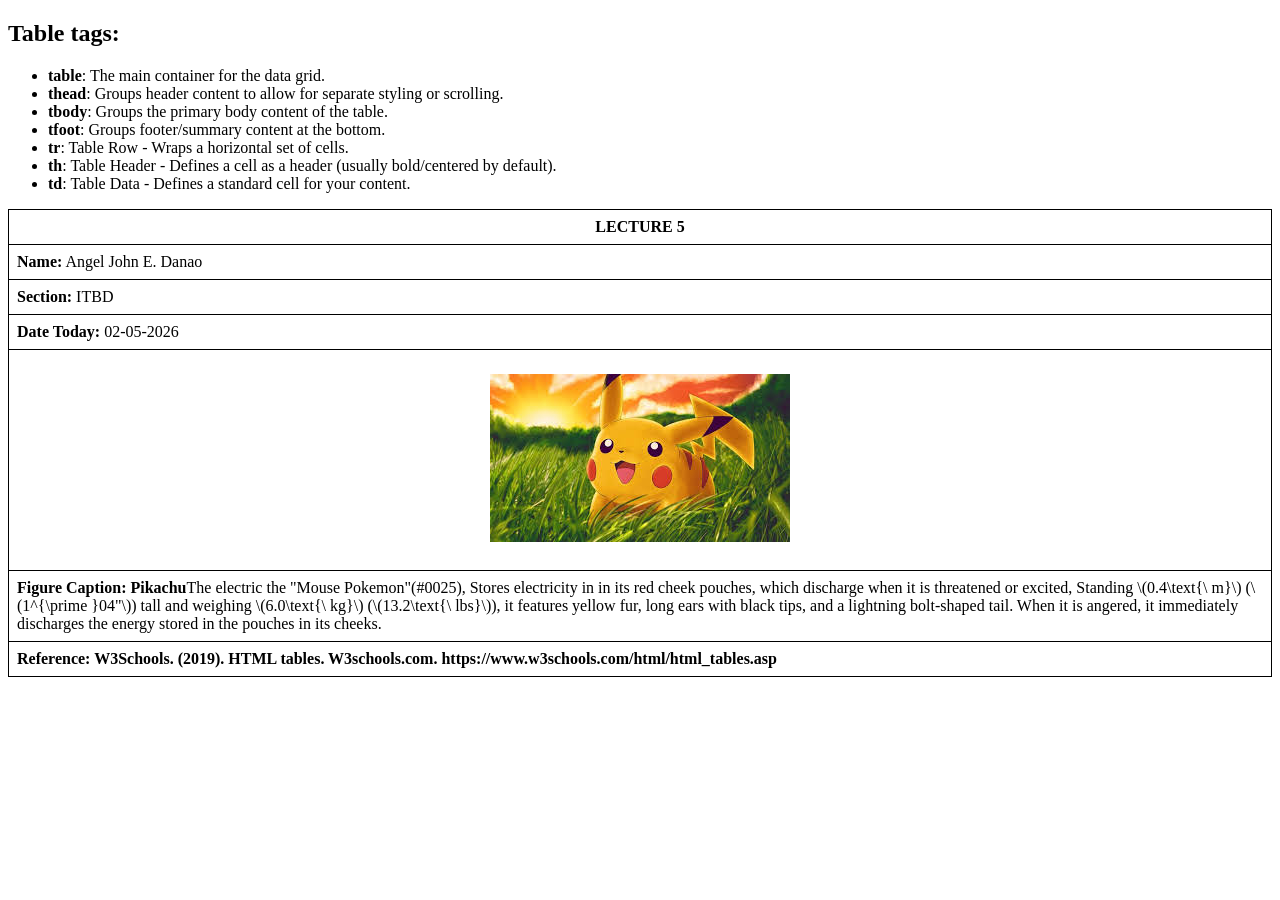
<file: Danao Portfoloi/Act 2.html>
<!DOCTYPE html>
<html>
<head>
<style>
  table, th, td {
    border: 1px solid black;
    border-collapse: collapse; 
    padding: 8px; 
  }
</style>
</head>
<body>

<table style="width: 100%;"> <!--style="width: 100%;  - This changes the table size-->

  <thead> <!-- Indicates the head/s of the table-->

    <th>  <!--Table Row - Defines a single row of cells within the table-->
      LECTURE 5
    </th>

  </thead>
  <tbody> <!--Where the main info goes-->
    <tr>
      <td> <!--Table Data - Defines a standard data cell that contains the actual content.-->
        <b>Name:</b> Angel John E. Danao
    </td>
    </tr>
    <tr>
      <td>
        <b>Section:</b> ITBD
    </td>
    </tr>
    <tr>
        <td>
            <b>Date Today:</b> 02-05-2026
        </td>
    </tr>

    <tr>
        <td>
            <p align="Center">
            <img src="[data-uri]"alt="Pikachu" class="center">
            </p>
        </td>
    </tr> 

  </tbody>
        <tfoot> <!--indicates the bottom part of the table (Ex: the total of things)-->
            <tr>
                 <td><b>Figure Caption: Pikachu</b>The electric the "Mouse Pokemon"(#0025), Stores electricity in in its red cheek pouches, which discharge when it is threatened or excited,  Standing \(0.4\text{\ m}\) (\(1^{\prime }04"\)) tall and weighing \(6.0\text{\ kg}\) (\(13.2\text{\ lbs}\)), it features yellow fur, long ears with black tips, and a lightning bolt-shaped tail. When it is angered, it immediately discharges the energy stored in the pouches in its cheeks. </td>
            </tr>

            <tr>
                 <td><b>Reference: W3Schools. (2019). HTML tables. W3schools.com. https://www.w3schools.com/html/html_tables.asp</b>  </td>
            </tr>
  </tfoot>

  <h2>Table tags: </h2>
  <ul>
    <li><b>table</b>: The main container for the data grid.</li>
    <li><b>thead</b>: Groups header content to allow for separate styling or scrolling.</li>
    <li><b>tbody</b>: Groups the primary body content of the table.</li>
    <li><b>tfoot</b>: Groups footer/summary content at the bottom.</li>
    <li><b>tr</b>: Table Row - Wraps a horizontal set of cells.</li>
    <li><b>th</b>: Table Header - Defines a cell as a header (usually bold/centered by default).</li>
    <li><b>td</b>: Table Data - Defines a standard cell for your content.</li>
</ul>

</body>
  
</table>

</body>
</html>
</file>
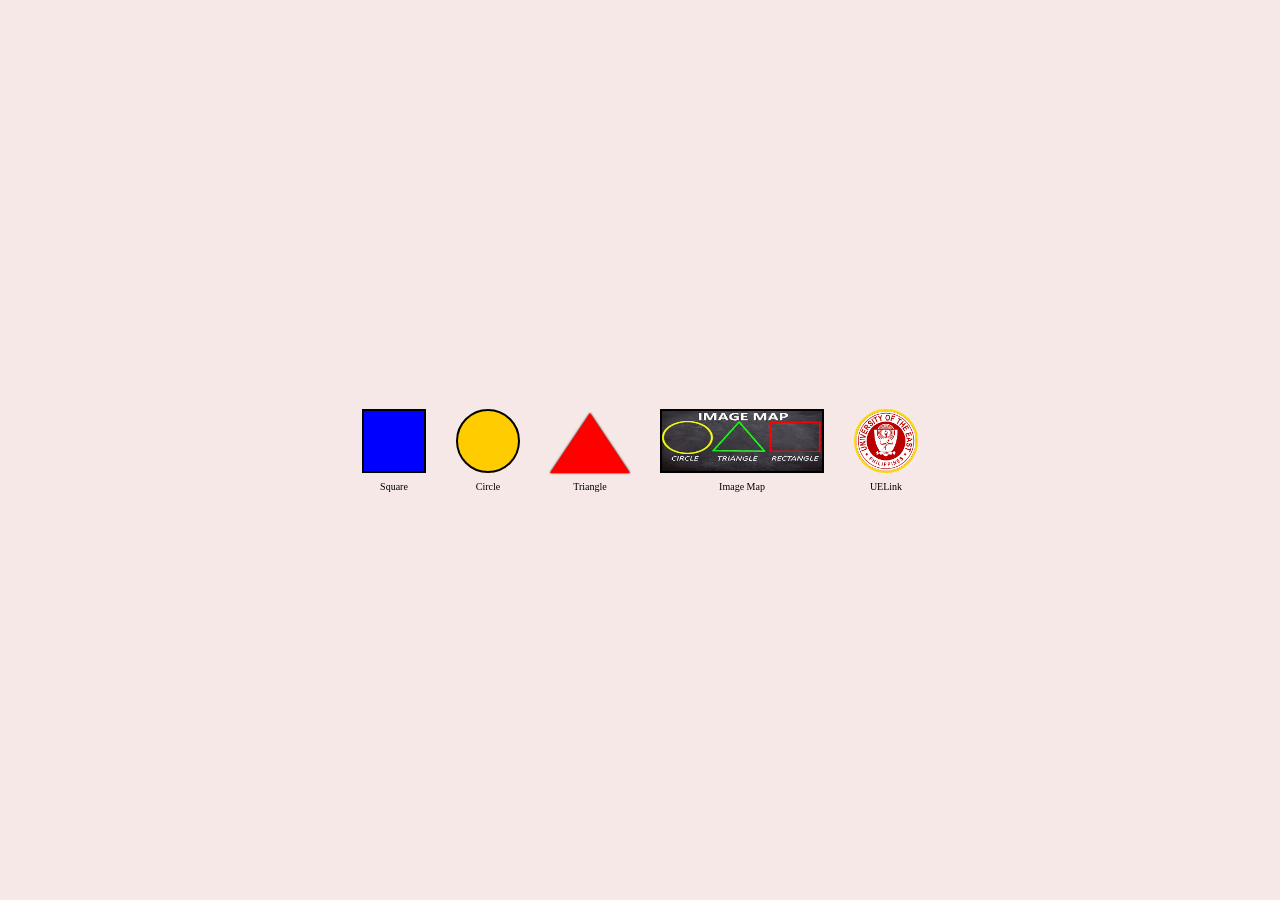
<file: Danao Portfoloi/Act3.html>
<!DOCTYPE html>
<html lang="en">
<head>
    <meta charset="UTF-8">
    <meta name="viewport" content="width=device-width, initial-scale=1.0">
    <title>Figma Shape Navigator</title>
    <style>
        body, html {
            margin: 0;
            padding: 0;
            width: 100%;
            height: 100%;
            overflow: hidden; 
            background-color: #f6e8e6;
            font-family: 'Georgia', serif;
        }

        .container {
            width: 100vw;
            height: 100vh;
            background-color: #f6e8e6; 
            position: relative;
            box-shadow: 0 20px 50px rgba(0,0,0,0.5);
            display: none; 
            flex-direction: column;
            justify-content: center;
            align-items: center;
        }

        .active { display: flex; }

        .btn {
            position: absolute;
            background: black;
            color: white;
            padding: 6px 18px;
            border-radius: 20px;
            border: none;
            cursor: pointer;
            font-size: 12px;
            font-weight: bold;
            text-transform: uppercase;
        }
        .btn:hover { background: #444; }
        .home-btn { top: 30px; left: 30px; }
        .back-btn { bottom: 30px; right: 30px; }

        .home-nav {
            display: flex;
            gap: 30px;
            align-items: flex-end;
        }
        .nav-item {
            display: flex;
            flex-direction: column;
            align-items: center;
            cursor: pointer;
            text-decoration: none;
            color: black;
            font-size: 10px;
        }
        .nav-item:hover { transform: scale(1.1); }
        .nav-item span { margin-top: 8px; }

        .image-map-bar {
            width: 600px;
            height: 180px;
            background: linear-gradient(to right, #9e9e9e, #333);
            display: flex;
            justify-content: space-around;
            align-items: center;
            border: 2px solid #555;
            padding: 0 20px;
        }
        .map-shape {
            cursor: pointer;
            transition: transform 0.2s, filter 0.2s;
        }
        .map-shape:hover {
            transform: scale(1.15);
            filter: brightness(1.3);
        }
        .instruction {
            margin-top: 20px;
            font-size: 24px;
            font-weight: bold;
        }

        .square { 
            width: 150px; 
            height: 150px; 
            background: blue; 
            border: 2px solid black; 
        }
        .circle { 
            width: 150px; 
            height: 150px; 
            background: #ffcc00; 
            border-radius: 50%; 
            border: 2px solid black; 
        }
        .triangle { 
            width: 0; height: 0; 
            border-left: 75px solid transparent; 
            border-right: 75px solid transparent; 
            border-bottom: 150px solid red; 
            filter: drop-shadow(0 0 1px black) drop-shadow(0 0 1px black); 
        }

        .sq-sm { width: 60px; height: 60px; background: blue; border: 2px solid black; }
        .cir-sm { width: 60px; height: 60px; background: #ffcc00; border-radius: 50%; border: 2px solid black; }
        .tri-sm { 
            border-left: 40px solid transparent; 
            border-right: 40px solid transparent; 
            border-bottom: 60px solid red; 
            filter: drop-shadow(0 0 1px black);
        }
        .map-thumb { 
            width: 100px; 
            height: auto; 
            
            background-image: url('[data-uri]'); 
            background-size: 100% 100%;
            background-repeat: no-repeat;
            background-position: center;

           
            display: inline-block;
            padding: 30px; 
            border: 2px solid black; 
        }
        .ue-logo { 
            width: 60px; 
            height: 60px; 
            background-image: url('[data-uri]'); /* Using the UELink from your file */
            background-size: cover;
            background-position: right; 
            border-radius: 50%; 
            border: 2px solid gold; 
            display: flex;
            align-items: center;
            justify-content: center;
        }

    </style>
</head>
<body>

    <div id="page-home" class="container active">
        <div class="home-nav">
            <div class="nav-item" onclick="showPage('page-square')"><div class="sq-sm"></div><span>Square</span></div>
            <div class="nav-item" onclick="showPage('page-circle')"><div class="cir-sm"></div><span>Circle</span></div>
            <div class="nav-item" onclick="showPage('page-triangle')"><div class="tri-sm"></div><span>Triangle</span></div>
            <div class="nav-item" onclick="showPage('page-map')"><div class="map-thumb"></div><span>Image Map</span></div>
            <a href="http://www.ue.edu.ph/" target="_blank" class="nav-item">
            <div class="ue-logo"></div>
            <span>UELink</span>
</a>
        </div>
    </div>

    <div id="page-map" class="container">
        <button class="btn home-btn" onclick="showPage('page-home')">HOME</button>
        <div class="image-map-bar">
            <div class="map-shape square" style="width:100px; height:100px;" onclick="showPage('page-square')"></div>
            <div class="map-shape circle" style="width:100px; height:100px;" onclick="showPage('page-circle')"></div>
            <div class="map-shape triangle" style="border-left:55px solid transparent; border-right:55px solid transparent; border-bottom:110px solid red;" onclick="showPage('page-triangle')"></div>
        </div>
        <div class="instruction">Click to enlarge</div>
        <button class="btn back-btn" onclick="showPage('page-home')">BACK</button>
    </div>

    <div id="page-square" class="container">
        <button class="btn home-btn" onclick="showPage('page-home')">HOME</button>
        <div class="square"></div>
        <h1>Square</h1>
        <button class="btn back-btn" onclick="showPage('page-map')">BACK</button>
    </div>

    <div id="page-circle" class="container">
        <button class="btn home-btn" onclick="showPage('page-home')">HOME</button>
        <div class="circle"></div>
        <h1>Circle</h1>
        <button class="btn back-btn" onclick="showPage('page-map')">BACK</button>
    </div>

    <div id="page-triangle" class="container">
        <button class="btn home-btn" onclick="showPage('page-home')">HOME</button>
        <div class="triangle"></div>
        <h1>Triangle</h1>
        <button class="btn back-btn" onclick="showPage('page-map')">BACK</button>
    </div>

    <script>
        function showPage(pageId) {
            const pages = document.querySelectorAll('.container');
            pages.forEach(page => page.classList.remove('active'));
            document.getElementById(pageId).classList.add('active');
        }
    </script>
</body>
</html>
</file>
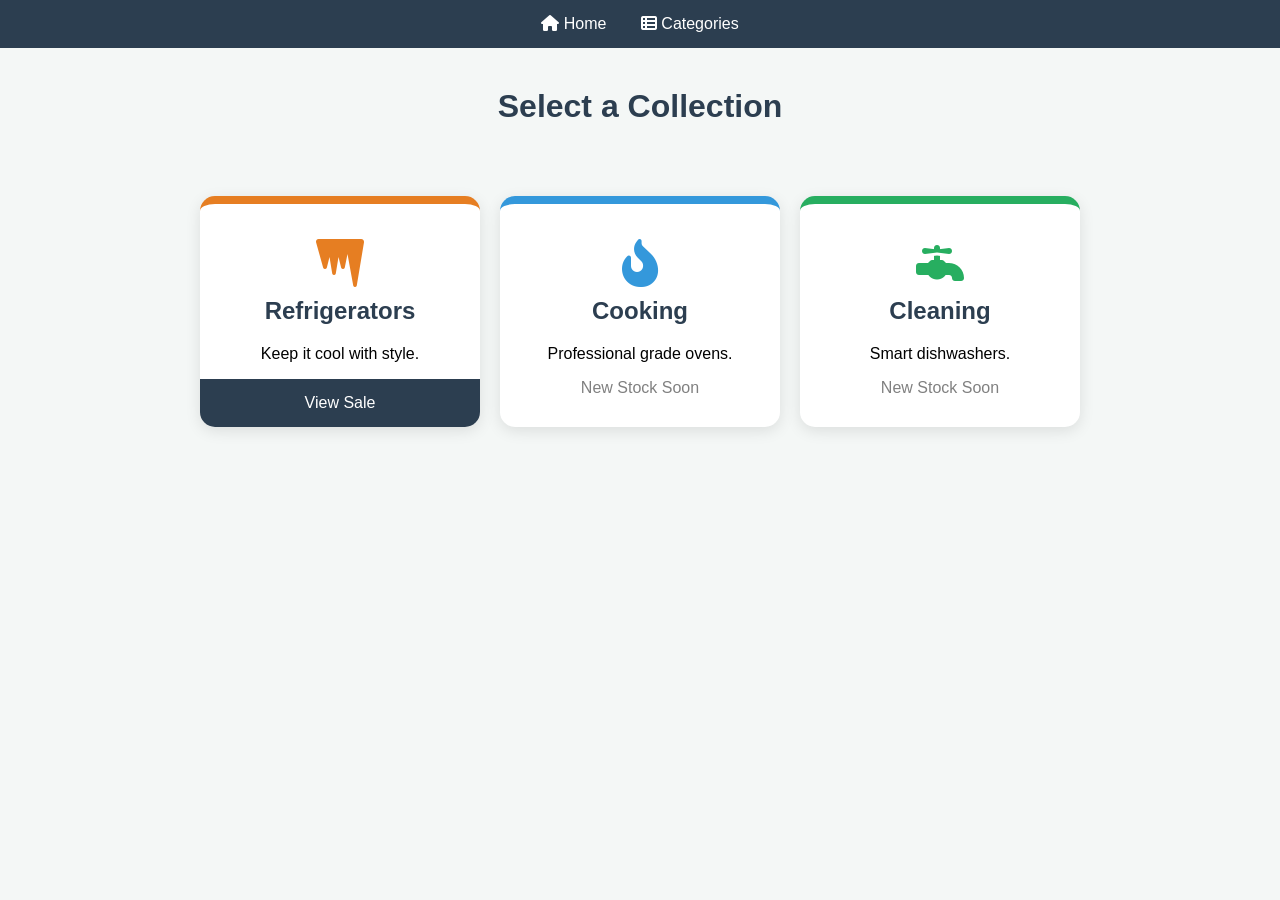
<file: Danao Portfoloi/category.html>
<!DOCTYPE html>
<html>
<head>
    <title>Kitchen Categories</title>
    <link rel="stylesheet" href="https://cdnjs.cloudflare.com/ajax/libs/font-awesome/6.5.1/css/all.min.css">
    
    <style>
        body { 
        font-family: 'Segoe UI', Arial; 
        text-align: center; 
        background-color: #f4f7f6; 
        margin: 0; 
    }

        .navbar { 
            background-color: #2c3e50;
            padding: 15px; 
        }

        .navbar a { 
            color: white; 
            margin: 0 15px; 
            text-decoration: none; 
        }

        .container { 
            display: flex; 
            justify-content: center; 
            gap: 20px; 
            padding: 50px; 
        }

        .card { 
            background: white; 
            border-radius: 15px; 
            overflow: hidden; width: 280px;
            box-shadow: 0 4px 15px rgba(0,0,0,0.1); 
            border-top: 8px solid #e67e22; 
            padding-top: 25px;
        }

        .card h2 { color: #2c3e50; margin-top: 10px; }
        
        .card i { font-size: 3rem; margin-top: 10px; }
        .icon-orange { color: #e67e22; }
        .icon-blue { color: #3498db; }
        .icon-green { color: #27ae60; }

        .view-btn { 
            display: block; 
            padding: 15px; 
            background: #2c3e50; 
            color: white; 
            text-decoration: none; 
        }

    </style>
</head>
<body>
    <div class="navbar">
        <a href="index page.html"><i class="fas fa-home"></i> Home</a> 
        <a href="category.html"><i class="fas fa-th-list"></i> Categories</a>
    </div>

    <h1 style="margin-top:40px; color:#2c3e50;">Select a Collection</h1>

    <div class="container">

        <div class="card">
            <i class="fas fa-icicles icon-orange"></i>
            <h2>Refrigerators</h2>
            <p>Keep it cool with style.</p>
            <a href="gallery.html" class="view-btn">View Sale</a>
        </div>

        <div class="card" style="border-top-color: #3498db;">
            <i class="fas fa-fire-alt icon-blue"></i>
            <h2>Cooking</h2>
            <p>Professional grade ovens.</p>
            <p style="color:gray;">New Stock Soon</p>
        </div>

        <div class="card" style="border-top-color: #27ae60;">
            <i class="fas fa-faucet icon-green"></i>
            <h2>Cleaning</h2>
            <p>Smart dishwashers.</p>
            <p style="color:gray;">New Stock Soon</p>
        </div>

    </div>
</body>
</html>
</file>
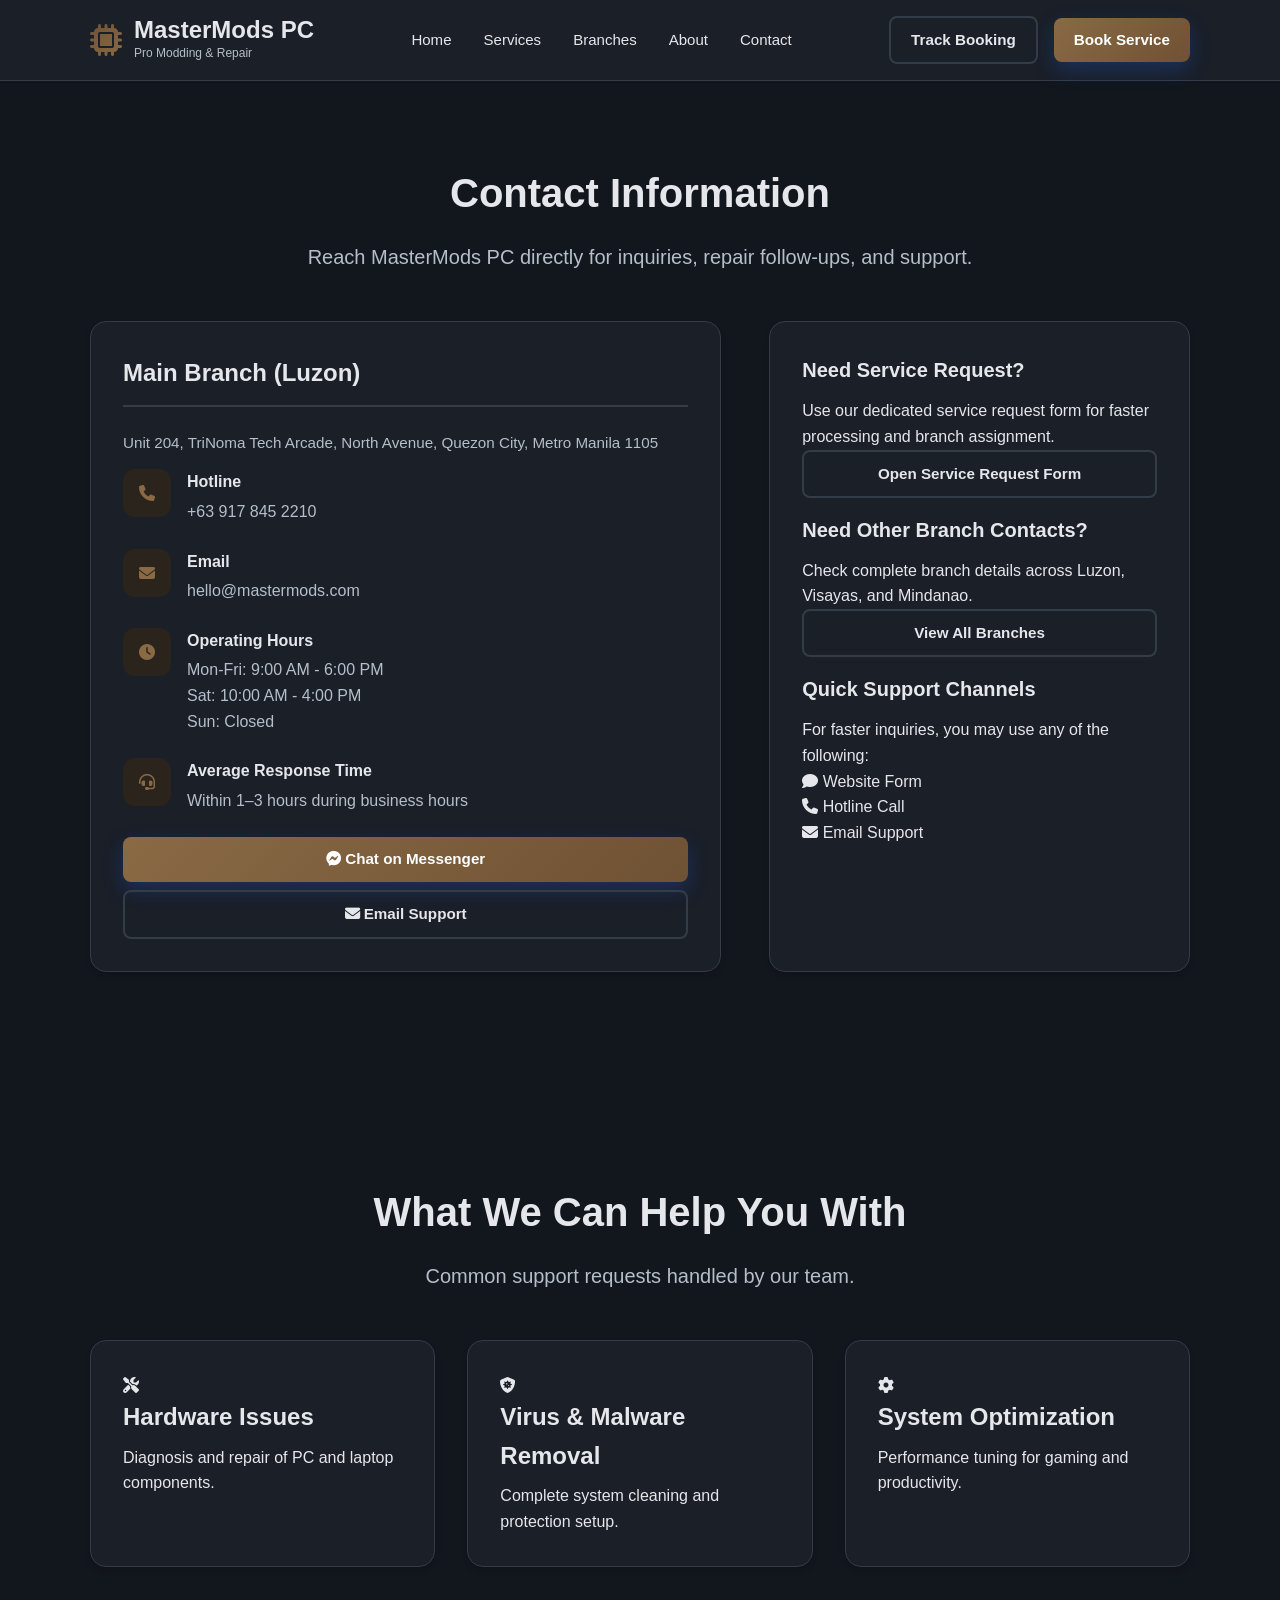
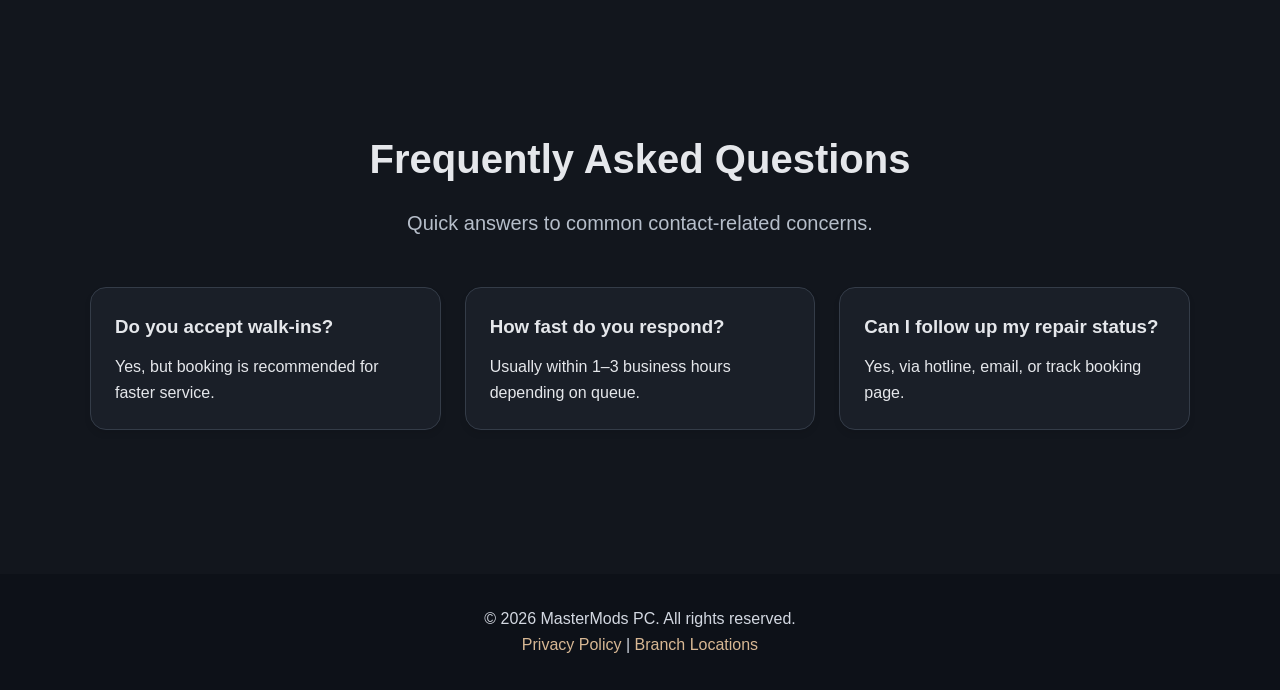
<file: Danao Portfoloi/contact.html>
<!DOCTYPE html>
<html lang="en">
<head>
    <meta charset="UTF-8">
    <meta name="viewport" content="width=device-width, initial-scale=1.0">
    <title>Contact | MasterMods PC</title>
    <link rel="stylesheet" href="styles.css">
    <link rel="stylesheet" href="https://cdnjs.cloudflare.com/ajax/libs/font-awesome/6.4.0/css/all.min.css">
</head>
<body>
    <header class="header">
        <div class="container">
            <div class="header-content">
                <div class="logo">
                    <i class="fas fa-microchip"></i>
                    <div class="logo-text">
                        <h1>MasterMods PC</h1>
                        <p>Pro Modding & Repair</p>
                    </div>
                </div>
                <button class="mobile-menu-btn" id="mobileMenuBtn" aria-label="Toggle menu">
                    <i class="fas fa-bars"></i>
                </button>
                <nav class="nav-desktop">
                    <a href="index.html">Home</a>
                    <a href="services.html">Services</a>
                    <a href="branches.html">Branches</a>
                    <a href="index.html#about">About</a>
                    <a href="contact.html">Contact</a>
                </nav>
                <div class="header-actions">
                    <a href="track-booking.html" class="btn btn-outline">Track Booking</a>
                    <a href="index.html#request" class="btn btn-primary">Book Service</a>
                </div>
            </div>
            <nav class="nav-mobile" id="navMobile">
                <a href="index.html">Home</a>
                <a href="services.html">Services</a>
                <a href="branches.html">Branches</a>
                <a href="index.html#about">About</a>
                <a href="contact.html">Contact</a>
                <a href="track-booking.html">Track Booking</a>
            </nav>
        </div>
    </header>

    <section class="services-section">
        <div class="container">
            <div class="section-header">
                <h2>Contact Information</h2>
                <p>Reach MasterMods PC directly for inquiries, repair follow-ups, and support.</p>
            </div>

            <div class="booking-grid">
                <div class="contact-card">
                    <h3>Main Branch (Luzon)</h3>
                    <p class="contact-intro">Unit 204, TriNoma Tech Arcade, North Avenue, Quezon City, Metro Manila 1105</p>

                    <div class="contact-item">
                        <i class="fas fa-phone"></i>
                        <div>
                            <strong>Hotline</strong>
                            <p>+63 917 845 2210</p>
                        </div>
                    </div>
                    <div class="contact-item">
                        <i class="fas fa-envelope"></i>
                        <div>
                            <strong>Email</strong>
                            <p>hello@mastermods.com</p>
                        </div>
                    </div>
                    <div class="contact-item">
                        <i class="fas fa-clock"></i>
                        <div>
                            <strong>Operating Hours</strong>
                            <p>Mon-Fri: 9:00 AM - 6:00 PM<br>Sat: 10:00 AM - 4:00 PM<br>Sun: Closed</p>
                        </div>
                    </div>

                    <div class="contact-item">
                        <i class="fas fa-headset"></i>
                        <div>
                            <strong>Average Response Time</strong>
                            <p>Within 1–3 hours during business hours</p>
                        </div>
                    </div>

                    <div class="contact-actions">
                        <a class="btn btn-primary btn-block" href="https://www.facebook.com/profile.php?id=61572039492470" target="_blank" aria-label="Chat on Messenger">
                            <i class="fab fa-facebook-messenger"></i> Chat on Messenger
                        </a>
                        <a class="btn btn-outline btn-block"
   href="mailto:hello@mastermods.com?subject=PC%20Support%20Request&body=Hi%20MasterMods%20PC,%0A%0AI%20need%20help%20with%20my%20computer.%0A%0ADetails:%0A"
   target="_blank">
    <i class="fas fa-envelope"></i> Email Support
</a>
                    </div>
                </div>

                <div class="service-area-card">
                    <h4>Need Service Request?</h4>
                    <p>Use our dedicated service request form for faster processing and branch assignment.</p>
                    <a class="btn btn-outline btn-block" href="index.html#request">Open Service Request Form</a>

                    <h4 style="margin-top: 1rem;">Need Other Branch Contacts?</h4>
                    <p>Check complete branch details across Luzon, Visayas, and Mindanao.</p>
                    <a class="btn btn-outline btn-block" href="branches.html">View All Branches</a>

                    <h4 style="margin-top: 1rem;">Quick Support Channels</h4>
                    <p>For faster inquiries, you may use any of the following:</p>
                    <p><i class="fas fa-comment"></i> Website Form</p>
                    <p><i class="fas fa-phone"></i> Hotline Call</p>
                    <p><i class="fas fa-envelope"></i> Email Support</p>
                </div>
            </div>
        </div>
    </section>

    <section class="services-section">
        <div class="container">
            <div class="section-header">
                <h2>What We Can Help You With</h2>
                <p>Common support requests handled by our team.</p>
            </div>

            <div class="services-grid">
                <div class="service-card">
                    <i class="fas fa-screwdriver-wrench"></i>
                    <h3>Hardware Issues</h3>
                    <p>Diagnosis and repair of PC and laptop components.</p>
                </div>

                <div class="service-card">
                    <i class="fas fa-shield-virus"></i>
                    <h3>Virus & Malware Removal</h3>
                    <p>Complete system cleaning and protection setup.</p>
                </div>

                <div class="service-card">
                    <i class="fas fa-gear"></i>
                    <h3>System Optimization</h3>
                    <p>Performance tuning for gaming and productivity.</p>
                </div>
            </div>
        </div>
    </section>

    <section class="services-section">
        <div class="container">
            <div class="section-header">
                <h2>Frequently Asked Questions</h2>
                <p>Quick answers to common contact-related concerns.</p>
            </div>

            <div class="about-grid">
                <div class="about-card">
                    <h3>Do you accept walk-ins?</h3>
                    <p>Yes, but booking is recommended for faster service.</p>
                </div>

                <div class="about-card">
                    <h3>How fast do you respond?</h3>
                    <p>Usually within 1–3 business hours depending on queue.</p>
                </div>

                <div class="about-card">
                    <h3>Can I follow up my repair status?</h3>
                    <p>Yes, via hotline, email, or track booking page.</p>
                </div>
            </div>
        </div>
    </section>

    <footer class="footer">
        <div class="container">
            <p>&copy; 2026 MasterMods PC. All rights reserved.</p>
            <p><a href="privacy-policy.html" class="footer-link">Privacy Policy</a> | <a href="branches.html" class="footer-link">Branch Locations</a></p>
        </div>
    </footer>

    <script src="script.js"></script>
</body>
</html>
</file>
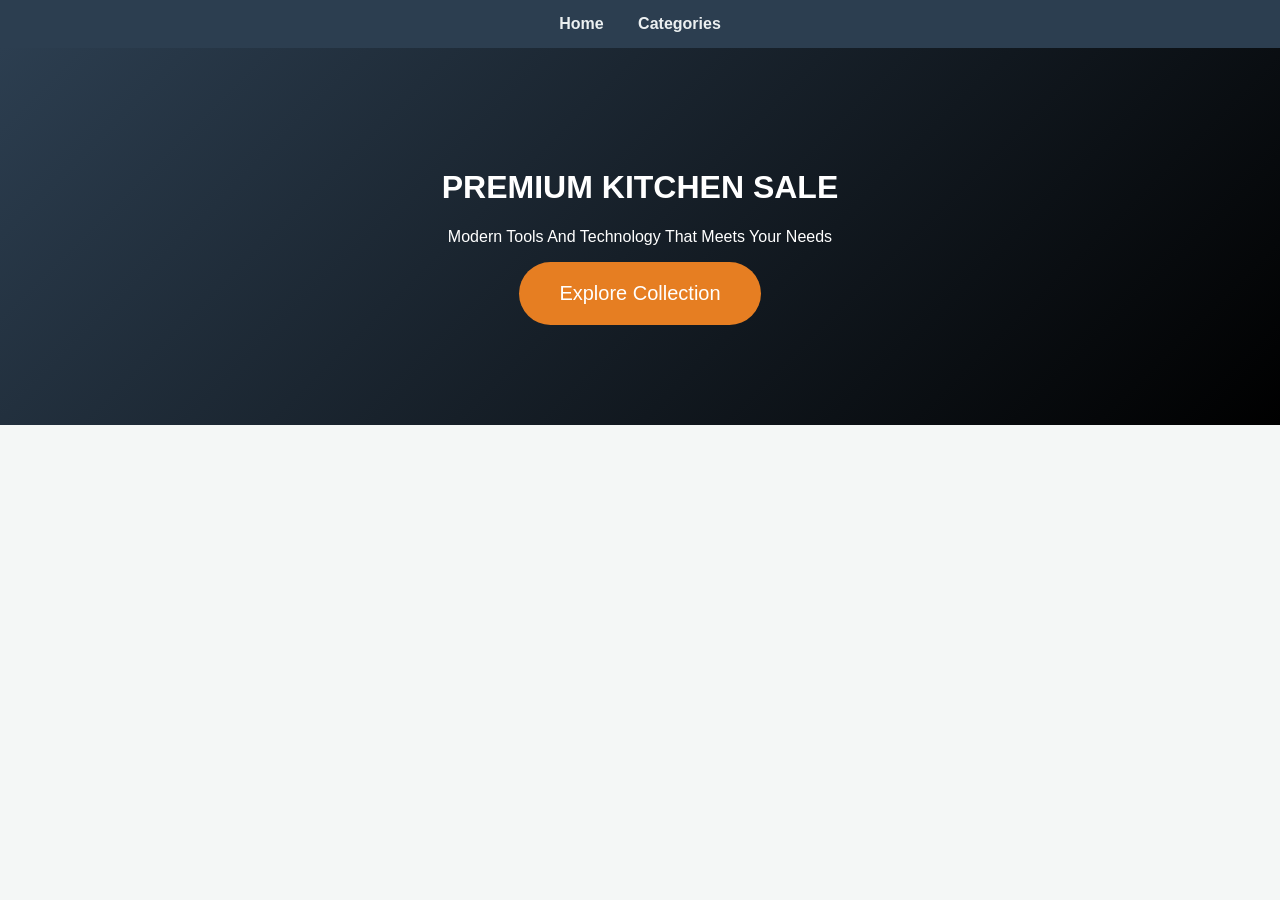
<file: Danao Portfoloi/Kitchen.html>
<!DOCTYPE html>
<html>
<head>
    <title>Kitchen Pro - Home</title>
    <style>
        body { 
            text-align: center; 
            font-family: 'Segoe UI', Arial; 
            margin: 0; 
            background-color: #f4f7f6; 
        }

        .navbar { 
            background-color: #2c3e50; 
            padding: 15px; 
            color: white; 
        }

        .navbar a { 
            color: #ecf0f1; 
            margin: 0 15px; 
            text-decoration: none; 
            font-weight: bold; 
        }

        .hero { 
            background: linear-gradient(135deg, #2c3e50 0%, #000000 100%); 
            color: white; 
            padding: 100px 20px; 
        }

        .start-btn {
            padding: 20px 40px; 
            background: #e67e22; 
            color: white; 
            text-decoration: none; 
            border-radius: 50px; 
            font-size: 20px; 
            transition: 0.3s; 
            display: inline-block; 
        }

        .start-btn:hover { 
            background: #d35400; 
            transform: scale(1.05); 
        }

    </style>
</head>
<body>
    <div class="navbar">
        <a href="index page.html">Home</a> <a href="category.html">Categories</a>
    </div>
    <div class="hero">
        <h1>PREMIUM KITCHEN SALE</h1>
        <p>Modern Tools And Technology That Meets Your Needs</p>
        <a href="category.html" class="start-btn">Explore Collection</a>
    </div>
</body>
</html>
</file>
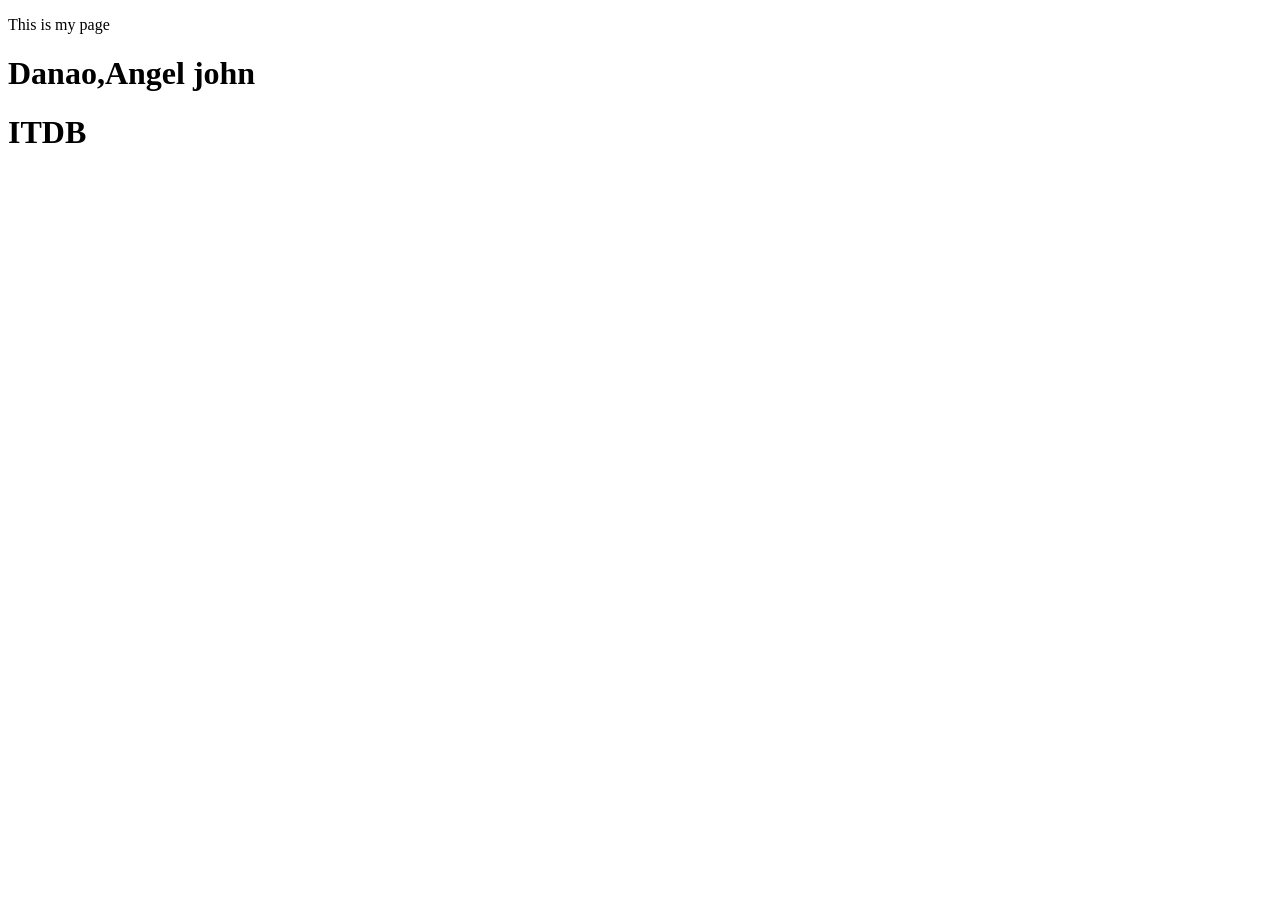
<file: Danao Portfoloi/Lect 1.html>
<!DOCTYPE html>
<html lang="en">
<head>
    <meta charset="UTF-8">
    <meta name="viewport" content="width=device-width, initial-scale=1.0">
    <title>My test page</title>
</head>
<body>
    <p>This is my page</p>
    <h1>Danao,Angel john</h1>
    <h1>ITDB</h1>
</body>
</html>
</file>
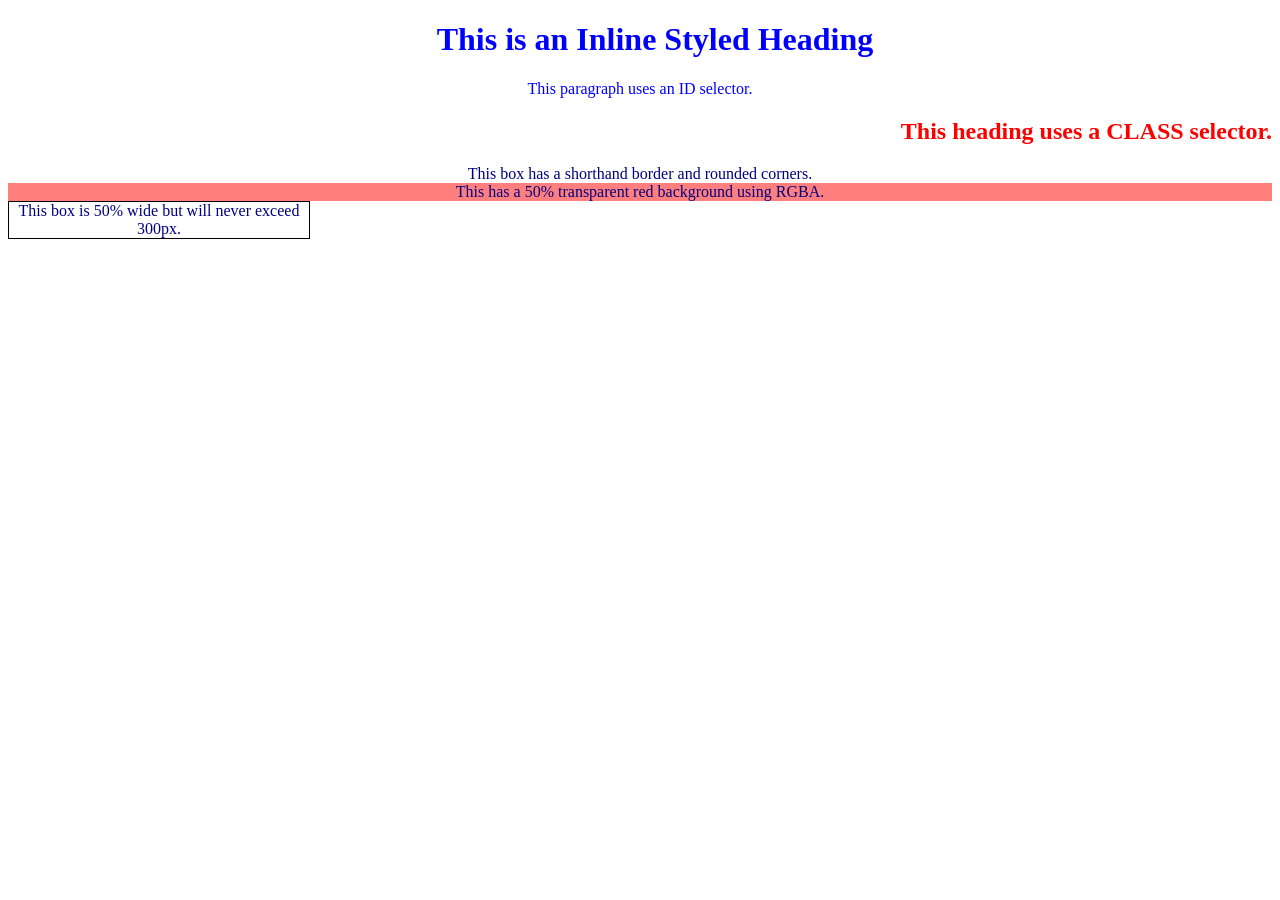
<file: Danao Portfoloi/Lect 3.html>
<!DOCTYPE html>
<html>
<head>
    <title>CSS3 Lecture Notes</title>
    <style>
        /* CSS SYNTAX 
        - Selector: points to the HTML element.
        - Declaration: contains Property and Value.
        - Each declaration ends with a semicolon; blocks use curly braces.
        */

        /* 1. ELEMENT SELECTOR */
        /* Selects all elements by their tag name. */
        p {
            text-align: center; 
            color: red;         /*       */
        }

        /* 2. ID SELECTOR */
        /* Uses #, must be unique per page, higher priority than class/element. */
        #para1 {
            text-align: center; 
            color: blue;        
        }

        /* 3. CLASS SELECTOR */
        /* Uses a period (.), can be used multiple times. */
        .center {
            text-align: right; 
            color: red;        
        }

        /* 4. GROUPING SELECTORS */
        /* Use commas to apply the same style to multiple elements. */
        h1, h2, div {
            text-align: center; 
            color: navy;        
        }

        /* CSS COMMENTS */
        /* - Browsers ignore them.
           - Syntax: /* Comment here */ 
           */

        /* 5. BACKGROUND SHORTHAND  */
        /* Order: color, image, repeat, position. */
        .bg-example {
            background: #lightgrey url("img_tree.png") no-repeat right top; 
            background-attachment: fixed; 

        /* 6. BORDERS & RADIUS  */
        .border-demo {
            border: 5px solid red; /* Shorthand: width, style (required), color*/
            border-radius: 15px;   /* Makes corners rounded*/
        }
    </style>
</head>
<body>

    <h1 style="color:blue; margin-left:30px;">This is an Inline Styled Heading</h1> <p id="para1">This paragraph uses an ID selector.</p> <h2 class="center">This heading uses a CLASS selector.</h2> <div class="border-demo">
        This box has a shorthand border and rounded corners.
    </div>

    <div style="background-color: rgba(255, 0, 0, 0.5);">
        This has a 50% transparent red background using RGBA. </div>

    <div style="width: 50%; max-width: 300px; border: 1px solid black;">
        This box is 50% wide but will never exceed 300px. </div>

</body>
</html>
</file>
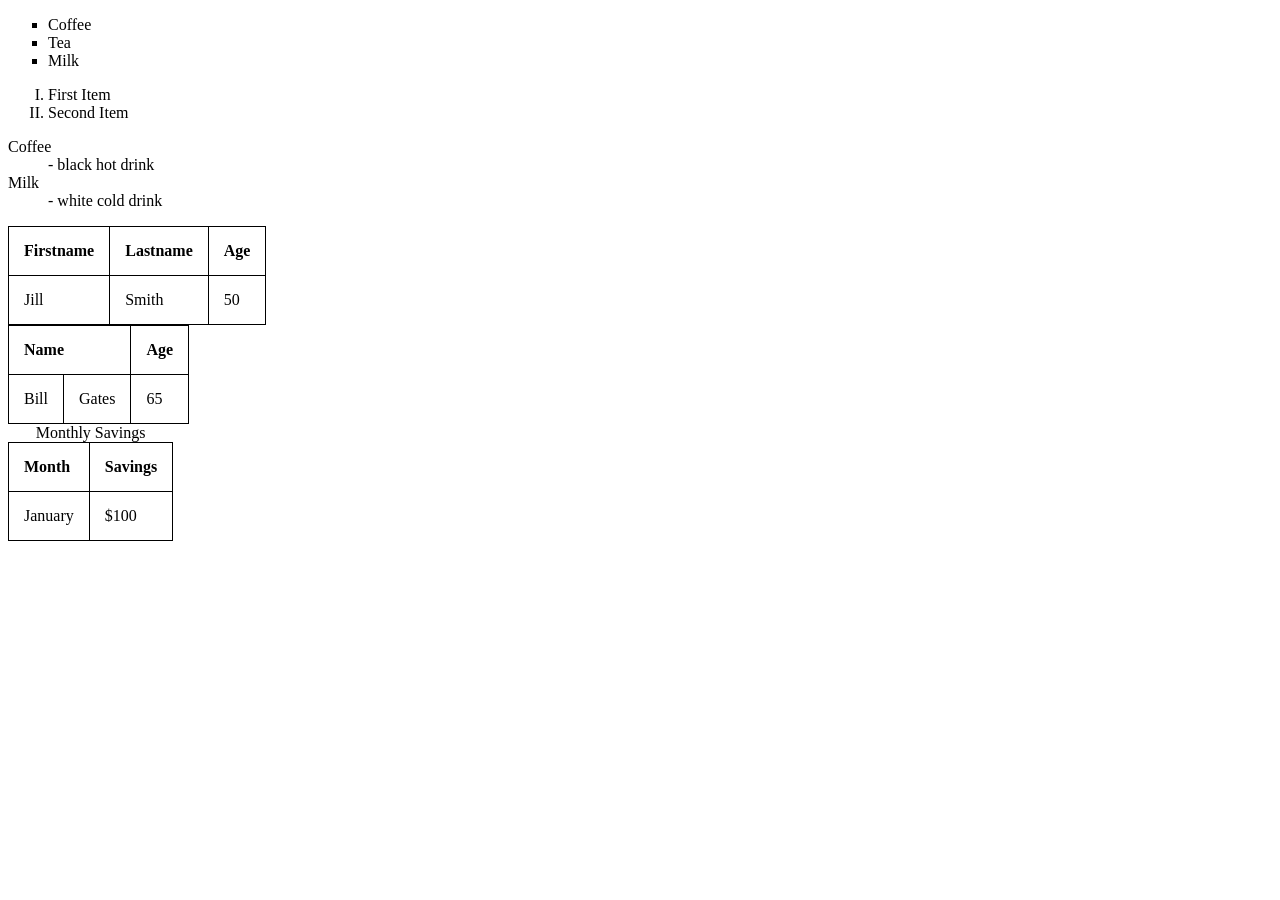
<file: Danao Portfoloi/Lect 5.html>
<!DOCTYPE html>
<html>
<head>
    <title>Lists and Tables Notes</title>
    <style>
        /* CSS FOR TABLES 
           - Use the border property to define table borders.
           - border-collapse: collapse; prevents double borders.
           - padding: adds space between content and border.
           - text-align: left; aligns content to the left.
        */
        table, th, td {
            border: 1px solid black;
            border-collapse: collapse;
        }
        th, td {
            padding: 15px;
            text-align: left;
        }
        /* border-spacing: specifies the space between cells. */
        table.spaced {
            border-spacing: 30px;
        }
    </style>
</head>
<body>

    <ul style="list-style-type: square;">
        <li>Coffee</li>
        <li>Tea</li>
        <li>Milk</li>
    </ul>

    <ol type="I">
        <li>First Item</li>
        <li>Second Item</li>
    </ol>

    <dl>
        <dt>Coffee</dt>
        <dd>- black hot drink</dd>
        <dt>Milk</dt>
        <dd>- white cold drink</dd>
    </dl>

    <table>
        <tr>
            <th>Firstname</th>
            <th>Lastname</th>
            <th>Age</th>
        </tr>
        <tr>
            <td>Jill</td>
            <td>Smith</td>
            <td>50</td>
        </tr>
    </table>

    <table>
        <tr>
            <th colspan="2">Name</th> <th>Age</th>
        </tr>
        <tr>
            <td>Bill</td>
            <td>Gates</td>
            <td>65</td>
        </tr>
    </table>

    <table>
        <caption>Monthly Savings</caption>
        <tr>
            <th>Month</th>
            <th>Savings</th>
        </tr>
        <tr>
            <td>January</td>
            <td>$100</td>
        </tr>
    </table>

</body>
</html>
</file>
<file: Danao Portfoloi/styles.css>
:root {
    --primary: #8a6a45;
    --primary-dark: #6f5234;
    --primary-soft: #2b241d;
    --bg: #12161d;
    --surface: #1a1f28;
    --surface-soft: #232a35;
    --text: #e5e7eb;
    --text-muted: #b6beca;
    --border: #343c48;
    --success: #3ba55d;
    --warning: #d4a017;
    --error: #d9534f;
    --radius: 14px;
    --radius-sm: 10px;
    --shadow-sm: 0 8px 20px rgba(0, 0, 0, 0.28);
    --shadow-md: 0 16px 34px rgba(0, 0, 0, 0.45);
}

* { margin: 0; padding: 0; box-sizing: border-box; }
html { scroll-behavior: smooth; }

body {
    font-family: "Inter", "Segoe UI", Roboto, Arial, sans-serif;
    color: var(--text);
    background: var(--bg);
    line-height: 1.65;
}

.container { width: min(1140px, 92%); margin: 0 auto; }

.header {
    position: sticky;
    top: 0;
    z-index: 1200;
    background: rgba(18, 22, 29, 0.92);
    backdrop-filter: blur(10px);
    border-bottom: 1px solid var(--border);
}
.header-content {
    min-height: 74px;
    display: flex;
    align-items: center;
    justify-content: space-between;
    gap: 1rem;
}

.logo { display: flex; align-items: center; gap: .75rem; }
.logo i { color: var(--primary); font-size: 1.8rem; }
.logo-text h1 { font-size: 1.15rem; line-height: 1.1; }
.logo-text p { color: var(--text-muted); font-size: .8rem; }

.nav-desktop { display: none; gap: 1.15rem; }
.nav-desktop a, .nav-mobile a {
    text-decoration: none;
    color: var(--text);
    font-size: .93rem;
    font-weight: 600;
    transition: color .2s ease;
}
.nav-desktop a:hover, .nav-mobile a:hover { color: var(--primary); }

.header-actions { display: none; align-items: center; gap: .55rem; }

.mobile-menu-btn {
    border: 1px solid var(--border);
    background: var(--surface);
    color: var(--text);
    width: 42px;
    height: 42px;
    border-radius: 11px;
    cursor: pointer;
}
.nav-mobile {
    display: none;
    flex-direction: column;
    gap: .75rem;
    padding: 0 0 .9rem;
}
.nav-mobile.active { display: flex; }

@media (min-width: 900px) {
    .nav-desktop { display: flex; }
    .header-actions { display: flex; }
    .mobile-menu-btn, .nav-mobile { display: none !important; }
}

.btn {
    display: inline-flex;
    align-items: center;
    justify-content: center;
    gap: .4rem;
    border: 1px solid transparent;
    border-radius: var(--radius-sm);
    padding: .66rem 1rem;
    font-size: .93rem;
    font-weight: 600;
    text-decoration: none;
    cursor: pointer;
    transition: transform .2s ease, box-shadow .2s ease, border-color .2s ease, background .2s ease;
}
.btn:hover { transform: translateY(-1px); }
.btn-primary {
    background: linear-gradient(135deg, var(--primary), var(--primary-dark));
    color: #fff;
    box-shadow: 0 8px 20px rgba(138, 106, 69, .35);
}
.btn-primary:hover { box-shadow: 0 12px 30px rgba(138, 106, 69, .45); }
.btn-outline {
    background: transparent;
    border-color: var(--border);
    color: var(--text);
}
.btn-outline:hover { border-color: var(--primary); color: var(--primary); }
.btn-lg { padding: .86rem 1.25rem; }
.btn-block { width: 100%; }

.hero {
    background: linear-gradient(160deg, #161b23 0%, #141820 50%, #12161d 100%);
    padding: 4.2rem 0 3.7rem;
}
.hero-content {
    display: grid;
    gap: 2rem;
    align-items: center;
}
.hero-title { font-size: clamp(1.9rem, 5vw, 2.8rem); line-height: 1.15; margin-bottom: 1rem; }
.hero-description { color: var(--text-muted); max-width: 62ch; margin-bottom: 1.2rem; }
.hero-features { display: flex; flex-wrap: wrap; gap: .75rem 1rem; margin-bottom: 1.2rem; }
.feature-item { display: flex; align-items: center; gap: .45rem; }
.feature-item i { color: var(--success); }
.hero-buttons { display: flex; gap: .7rem; flex-wrap: wrap; }
.hero-image img { width: 100%; border-radius: 18px; box-shadow: var(--shadow-md); }

@media (min-width: 980px) { .hero-content { grid-template-columns: 1.1fr 1fr; } }

.services-section, .booking-section, .gallery-section { padding: 4.1rem 0; background: var(--bg); }
.section-header { text-align: center; margin-bottom: 2rem; }
.section-header h2 { font-size: clamp(1.5rem, 3.8vw, 2.2rem); margin-bottom: .45rem; }
.section-header p { color: var(--text-muted); }

.services-grid, .about-grid, .payment-grid, .stats-grid, .booking-cards, .branch-grid {
    display: grid;
    gap: 1rem;
    grid-template-columns: repeat(auto-fit, minmax(250px, 1fr));
}

.service-card, .about-card, .payment-card, .contact-card, .service-area-card, .booking-form-container,
.privacy-card, .map-card, .branch-card, .stat-card, .booking-card, .login-card, .help-card {
    background: var(--surface);
    border: 1px solid var(--border);
    border-radius: var(--radius);
    box-shadow: var(--shadow-sm);
}

.service-card, .about-card, .branch-card { padding: 1.2rem; }
.service-card, .about-card, .branch-card, .stat-card, .booking-card, .payment-item {
    transition: transform .25s ease, box-shadow .25s ease;
}
.service-card:hover, .about-card:hover, .branch-card:hover, .stat-card:hover, .booking-card:hover {
    transform: translateY(-3px);
    box-shadow: var(--shadow-md);
}

.service-icon {
    width: 44px;
    height: 44px;
    border-radius: 12px;
    display: inline-flex;
    align-items: center;
    justify-content: center;
    margin-bottom: .75rem;
    background: var(--primary-soft);
    color: var(--primary);
    font-size: 1.2rem;
}
.service-card h3, .about-card h3, .branch-card h3 { margin-bottom: .42rem; }
.service-price { color: var(--primary); font-weight: 700; margin-bottom: .45rem; }
.service-description, .branch-region, .service-area-note, .contact-item p, .contact-intro, .login-card p { color: var(--text-muted); }

.payment-card, .booking-form-container, .contact-card, .service-area-card, .privacy-card { padding: 1.25rem; }
.payment-item {
    background: var(--surface-soft);
    border: 1px solid var(--border);
    border-radius: 12px;
    padding: .9rem;
    display: flex;
    align-items: center;
    gap: .6rem;
    font-weight: 600;
}
.payment-item i { color: var(--primary); }

.booking-grid { display: grid; gap: 1rem; }
@media (min-width: 980px) { .booking-grid { grid-template-columns: 1.2fr .8fr; } }
.booking-form { display: flex; flex-direction: column; gap: 1rem; }
.form-row { display: grid; gap: .8rem; }
@media (min-width: 700px) { .form-row { grid-template-columns: 1fr 1fr; } }

.form-group { display: flex; flex-direction: column; }
.form-group label { font-weight: 600; margin-bottom: .35rem; color: #dbe2ec; }
.form-group input, .form-group select, .form-group textarea, .scroll-jump-select {
    border: 1px solid var(--border);
    border-radius: 10px;
    background: #10151c;
    color: var(--text);
    padding: .72rem;
    font-size: .95rem;
    font-family: inherit;
    transition: border-color .2s ease, box-shadow .2s ease;
}
.form-group input:focus, .form-group select:focus, .form-group textarea:focus, .scroll-jump-select:focus {
    outline: none;
    border-color: var(--primary);
    box-shadow: 0 0 0 3px rgba(138, 106, 69, .22);
}

.form-error { color: var(--error); font-size: .82rem; margin-top: .3rem; }
input.input-invalid, select.input-invalid, textarea.input-invalid { border-color: var(--error); }

.contact-info { display: grid; gap: 1rem; }
.contact-intro { margin-bottom: .9rem; font-size: .95rem; }
.contact-item { display: flex; gap: .75rem; margin-bottom: .95rem; }
.contact-item:last-child { margin-bottom: 0; }
.contact-item i {
    width: 38px;
    height: 38px;
    border-radius: 10px;
    background: var(--primary-soft);
    color: var(--primary);
    display: inline-flex;
    align-items: center;
    justify-content: center;
    flex-shrink: 0;
}
.contact-actions { margin-top: 1rem; display: grid; gap: .55rem; }
.service-area-card h4 { margin-bottom: .5rem; }

.privacy-card { max-width: 920px; margin: 0 auto; }
.privacy-card h3 { margin-top: 1rem; margin-bottom: .35rem; }
.privacy-card h3:first-child { margin-top: 0; }

.map-card { overflow: hidden; }
#branchMapInteractive { width: 100%; min-height: 500px; }
.branch-card-head { display: flex; align-items: center; gap: .7rem; margin-bottom: .45rem; }
.main-branch-badge {
    display: inline-flex;
    align-items: center;
    border-radius: 999px;
    padding: .15rem .5rem;
    font-size: .72rem;
    font-weight: 700;
    background: var(--primary-soft);
    color: #e0c8ad;
    margin-left: .35rem;
}
.branch-map-link { display: inline-block; margin-top: .65rem; color: #d8b894; font-weight: 600; text-decoration: none; }
.branch-map-link:hover { text-decoration: underline; }
.center-cta { text-align: center; margin-top: 1.2rem; }

.scroll-jump {
    position: fixed;
    right: 1rem;
    bottom: 1rem;
    z-index: 1500;
    width: min(230px, 88vw);
    border: 1px solid var(--border);
    border-radius: 12px;
    background: var(--surface);
    box-shadow: var(--shadow-md);
    padding: .6rem;
    display: flex;
    flex-direction: column;
    gap: .32rem;
    opacity: 0;
    transform: translateY(12px);
    pointer-events: none;
    transition: all .24s ease;
}
.scroll-jump.show { opacity: 1; transform: translateY(0); pointer-events: auto; }
.scroll-jump label { font-size: .78rem; color: var(--text-muted); font-weight: 600; }

.portal-header {
    background: linear-gradient(140deg, #0f131a 0%, #1f242e 100%);
    color: #fff;
    border-bottom: none;
}
.portal-login {
    min-height: 100vh;
    display: grid;
    place-items: center;
    padding: 1rem;
    background: linear-gradient(150deg, #12161d 0%, #171c24 60%, #12161d 100%);
}
.login-card { width: min(460px, 100%); padding: 1.35rem; }
.login-icon {
    width: 52px;
    height: 52px;
    border-radius: 50%;
    margin: 0 auto .8rem;
    background: var(--primary-soft);
    color: var(--primary);
    display: grid;
    place-items: center;
    font-size: 1.2rem;
}
.login-card h2, .login-card p { text-align: center; }

.stat-card { padding: 1rem; }
.stat-card h3 { font-size: .86rem; color: var(--text-muted); margin-bottom: .35rem; }
.stat-value { font-size: 1.65rem; font-weight: 700; }

.booking-card { padding: 1rem; }
.booking-header { display: flex; justify-content: space-between; align-items: flex-start; gap: .6rem; margin-bottom: .7rem; }
.booking-title { font-size: 1.05rem; }
.booking-details { display: grid; gap: .45rem; }
.booking-detail { display: flex; gap: .45rem; color: var(--text-muted); }
.booking-message { border-left: 3px solid var(--primary); background: var(--surface-soft); border-radius: 8px; padding: .7rem; margin-top: .7rem; }
.booking-id { margin-top: .8rem; font-size: .8rem; color: var(--text-muted); }

.help-card { margin-top: 1rem; border-color: #4d422f; background: #1f242e; padding: 1rem; }
.help-info { display: flex; flex-wrap: wrap; gap: 1rem; }
.help-item { display: flex; align-items: center; gap: .45rem; color: #d7c2a7; }

.badge {
    display: inline-flex;
    align-items: center;
    gap: .3rem;
    border-radius: 999px;
    font-size: .8rem;
    padding: .25rem .6rem;
    font-weight: 600;
}
.badge.pending { background: #3f331f; color: #f1d298; }
.badge.confirmed { background: #2e3a45; color: #d3dce8; }
.badge.completed { background: #1f3a2a; color: #9ddfb2; }
.badge.cancelled { background: #452323; color: #f3b3b3; }

.modal {
    display: none;
    position: fixed;
    inset: 0;
    z-index: 1400;
    background: rgba(2, 6, 23, .55);
}
.modal.active { display: grid; place-items: center; }
.modal-content {
    background: var(--surface);
    width: min(92%, 560px);
    border-radius: var(--radius);
    padding: 1rem;
    position: relative;
    box-shadow: var(--shadow-md);
}
.modal-close { position: absolute; right: .9rem; top: .75rem; font-size: 1.4rem; color: var(--text-muted); cursor: pointer; }

.toast {
    position: fixed;
    right: 1rem;
    bottom: 1rem;
    background: var(--surface);
    border: 1px solid var(--border);
    border-left: 4px solid var(--primary);
    border-radius: 10px;
    box-shadow: var(--shadow-md);
    padding: .8rem 1rem;
    min-width: 240px;
    max-width: 320px;
    transform: translateY(18px);
    opacity: 0;
    pointer-events: none;
    transition: .2s ease;
    z-index: 1700;
}
.toast.show { transform: translateY(0); opacity: 1; }
.toast.error { border-left-color: var(--error); }

.footer {
    background: #0d1118;
    color: #d3d8e1;
    text-align: center;
    padding: 1.6rem 0;
    margin-top: 2rem;
}
.footer-link { color: #d8b894; text-decoration: none; }
.footer-link:hover { color: #f1dcc1; }

.reveal {
    opacity: 0;
    transform: translateY(16px);
    transition: opacity .5s ease, transform .5s ease;
}
.reveal.is-visible { opacity: 1; transform: translateY(0); }

@media (max-width: 768px) {
    .hero-buttons .btn { width: 100%; }
    .header-actions { display: none; }
}
:root {
    --primary: #1f3b73;
    --primary-dark: #162b56;
    --primary-soft: #e8eef9;
    --bg: #f4f7fb;
    --surface: #ffffff;
    --surface-soft: #eef3f9;
    --text: #111827;
    --text-muted: #4b5563;
    --border: #d5dde8;
    --success: #15803d;
    --error: #b91c1c;
    --radius: 14px;
    --radius-sm: 10px;
    --shadow-sm: 0 6px 16px rgba(17, 24, 39, 0.06);
    --shadow-md: 0 14px 32px rgba(17, 24, 39, 0.12);
}

* { margin: 0; padding: 0; box-sizing: border-box; }
html { scroll-behavior: smooth; }
body { font-family: "Inter", "Segoe UI", Roboto, Arial, sans-serif; color: var(--text); background: var(--surface); line-height: 1.65; }
.container { width: min(1140px, 92%); margin: 0 auto; }

.header {
    position: sticky;
    top: 0;
    z-index: 1200;
    background: rgba(255, 255, 255, 0.95);
    backdrop-filter: blur(10px);
    border-bottom: 1px solid var(--border);
}
.header-content { display: flex; align-items: center; justify-content: space-between; gap: 1rem; min-height: 74px; }
.logo { display: flex; align-items: center; gap: 0.75rem; }
.logo i { color: var(--primary); font-size: 1.8rem; }
.logo-text h1 { font-size: 1.15rem; line-height: 1.1; }
.logo-text p { color: var(--text-muted); font-size: 0.8rem; }

.nav-desktop { display: none; gap: 1.15rem; }
.nav-desktop a, .nav-mobile a { text-decoration: none; color: var(--text); font-size: 0.93rem; font-weight: 600; transition: color .2s ease; }
.nav-desktop a:hover, .nav-mobile a:hover { color: var(--primary); }
.header-actions { display: none; align-items: center; gap: 0.55rem; }

.mobile-menu-btn {
    border: 1px solid var(--border);
    background: var(--surface);
    color: var(--text);
    width: 42px;
    height: 42px;
    border-radius: 11px;
    cursor: pointer;
}
.nav-mobile { display: none; flex-direction: column; gap: .75rem; padding: 0 0 .9rem; }
.nav-mobile.active { display: flex; }

@media (min-width: 900px) {
    .nav-desktop { display: flex; }
    .header-actions { display: flex; }
    .mobile-menu-btn, .nav-mobile { display: none !important; }
}

.btn {
    display: inline-flex;
    align-items: center;
    justify-content: center;
    gap: .4rem;
    border: 1px solid transparent;
    border-radius: var(--radius-sm);
    padding: .66rem 1rem;
    font-weight: 600;
    font-size: .93rem;
    text-decoration: none;
    cursor: pointer;
    transition: transform .2s ease, box-shadow .2s ease, border-color .2s ease, background .2s ease;
}
.btn:hover { transform: translateY(-1px); }
.btn-primary {
    background: linear-gradient(135deg, var(--primary), var(--primary-dark));
    color: #fff;
    box-shadow: 0 8px 20px rgba(31, 59, 115, .24);
}
.btn-primary:hover { box-shadow: 0 12px 28px rgba(31, 59, 115, .3); }
.btn-outline { background: #fff; border-color: var(--border); color: var(--text); }
.btn-outline:hover { border-color: var(--primary); color: var(--primary); }
.btn-lg { padding: .86rem 1.25rem; }
.btn-block { width: 100%; }

.hero {
    background: linear-gradient(160deg, #edf2fa 0%, #f8fafd 50%, #ffffff 100%);
    padding: 4.2rem 0 3.7rem;
}
.hero-content { display: grid; gap: 2rem; align-items: center; }
.hero-title { font-size: clamp(1.9rem, 5vw, 2.8rem); line-height: 1.15; margin-bottom: 1rem; }
.hero-description { color: var(--text-muted); max-width: 62ch; margin-bottom: 1.2rem; }
.hero-features { display: flex; flex-wrap: wrap; gap: .75rem 1rem; margin-bottom: 1.2rem; }
.feature-item { display: flex; align-items: center; gap: .45rem; }
.feature-item i { color: var(--success); }
.hero-buttons { display: flex; gap: .7rem; flex-wrap: wrap; }
.hero-image img { width: 100%; border-radius: 18px; box-shadow: var(--shadow-md); }

@media (min-width: 980px) { .hero-content { grid-template-columns: 1.1fr 1fr; } }

.services-section, .booking-section, .gallery-section { padding: 4.1rem 0; }
.services-section { background: var(--bg); }
.section-header { text-align: center; margin-bottom: 2rem; }
.section-header h2 { font-size: clamp(1.5rem, 3.8vw, 2.2rem); margin-bottom: .45rem; }
.section-header p { color: var(--text-muted); }

.services-grid, .about-grid, .payment-grid, .stats-grid, .booking-cards, .branch-grid {
    display: grid;
    gap: 1rem;
    grid-template-columns: repeat(auto-fit, minmax(250px, 1fr));
}

.service-card, .about-card, .payment-card, .contact-card, .service-area-card, .booking-form-container,
.privacy-card, .map-card, .branch-card, .stat-card, .booking-card, .login-card, .help-card {
    background: var(--surface);
    border: 1px solid var(--border);
    border-radius: var(--radius);
    box-shadow: var(--shadow-sm);
}

.service-card, .about-card, .branch-card { padding: 1.2rem; }
.service-card, .about-card, .branch-card, .stat-card, .booking-card, .payment-item { transition: transform .25s ease, box-shadow .25s ease; }
.service-card:hover, .about-card:hover, .branch-card:hover, .stat-card:hover, .booking-card:hover { transform: translateY(-3px); box-shadow: var(--shadow-md); }

.service-icon {
    width: 44px;
    height: 44px;
    border-radius: 12px;
    display: inline-flex;
    align-items: center;
    justify-content: center;
    margin-bottom: .75rem;
    background: var(--primary-soft);
    color: var(--primary);
    font-size: 1.2rem;
}

.service-card h3, .about-card h3, .branch-card h3 { margin-bottom: .42rem; }
.service-price { color: var(--primary); font-weight: 700; margin-bottom: .45rem; }
.service-description, .branch-region, .service-area-note, .contact-item p, .contact-intro, .login-card p { color: var(--text-muted); }

.payment-card, .booking-form-container, .contact-card, .service-area-card, .privacy-card { padding: 1.25rem; }
.payment-item {
    background: var(--surface-soft);
    border: 1px solid var(--border);
    border-radius: 12px;
    padding: .9rem;
    display: flex;
    align-items: center;
    gap: .6rem;
    font-weight: 600;
}
.payment-item i { color: var(--primary); }

.booking-grid { display: grid; gap: 1rem; }
@media (min-width: 980px) { .booking-grid { grid-template-columns: 1.2fr .8fr; } }

.booking-form { display: flex; flex-direction: column; gap: 1rem; }
.form-row { display: grid; gap: .8rem; }
@media (min-width: 700px) { .form-row { grid-template-columns: 1fr 1fr; } }

.form-group { display: flex; flex-direction: column; }
.form-group label { font-weight: 600; margin-bottom: .35rem; }
.form-group input, .form-group select, .form-group textarea, .scroll-jump-select {
    border: 1px solid var(--border);
    border-radius: 10px;
    background: #fff;
    color: var(--text);
    padding: .72rem;
    font-size: .95rem;
    font-family: inherit;
    transition: border-color .2s ease, box-shadow .2s ease;
}
.form-group input:focus, .form-group select:focus, .form-group textarea:focus, .scroll-jump-select:focus {
    outline: none;
    border-color: var(--primary);
    box-shadow: 0 0 0 3px rgba(31, 59, 115, .14);
}

.form-error { color: var(--error); font-size: .82rem; margin-top: .3rem; }
input.input-invalid, select.input-invalid, textarea.input-invalid { border-color: var(--error); }

.contact-info { display: grid; gap: 1rem; }
.contact-intro { margin-bottom: .9rem; font-size: .95rem; }
.contact-item { display: flex; gap: .75rem; margin-bottom: .95rem; }
.contact-item:last-child { margin-bottom: 0; }
.contact-item i {
    width: 38px;
    height: 38px;
    border-radius: 10px;
    background: var(--primary-soft);
    color: var(--primary);
    display: inline-flex;
    align-items: center;
    justify-content: center;
    flex-shrink: 0;
}
.contact-actions { margin-top: 1rem; display: grid; gap: .55rem; }
.service-area-card h4 { margin-bottom: .5rem; }

.privacy-card { max-width: 920px; margin: 0 auto; }
.privacy-card h3 { margin-top: 1rem; margin-bottom: .35rem; }
.privacy-card h3:first-child { margin-top: 0; }

.map-card { overflow: hidden; }
#branchMapInteractive { width: 100%; min-height: 500px; }
.branch-card-head { display: flex; align-items: center; gap: .7rem; margin-bottom: .45rem; }
.main-branch-badge {
    display: inline-flex;
    align-items: center;
    border-radius: 999px;
    padding: .15rem .5rem;
    font-size: .72rem;
    font-weight: 700;
    background: var(--primary-soft);
    color: var(--primary-dark);
    margin-left: .35rem;
}
.branch-map-link { display: inline-block; margin-top: .65rem; color: var(--primary); font-weight: 600; text-decoration: none; }
.branch-map-link:hover { text-decoration: underline; }
.center-cta { text-align: center; margin-top: 1.2rem; }

.scroll-jump {
    position: fixed;
    right: 1rem;
    bottom: 1rem;
    z-index: 1500;
    width: min(230px, 88vw);
    border: 1px solid var(--border);
    border-radius: 12px;
    background: #fff;
    box-shadow: var(--shadow-md);
    padding: .6rem;
    display: flex;
    flex-direction: column;
    gap: .32rem;
    opacity: 0;
    transform: translateY(12px);
    pointer-events: none;
    transition: all .24s ease;
}
.scroll-jump.show { opacity: 1; transform: translateY(0); pointer-events: auto; }
.scroll-jump label { font-size: .78rem; color: var(--text-muted); font-weight: 600; }

.portal-header {
    background: linear-gradient(140deg, #0f172a 0%, #1f3b73 100%);
    color: #fff;
    border-bottom: none;
}
.portal-login {
    min-height: 100vh;
    display: grid;
    place-items: center;
    padding: 1rem;
    background: linear-gradient(150deg, #edf2fa 0%, #f8fafd 55%, #ffffff 100%);
}
.login-card { width: min(460px, 100%); padding: 1.35rem; }
.login-icon {
    width: 52px;
    height: 52px;
    border-radius: 50%;
    margin: 0 auto .8rem;
    background: var(--primary-soft);
    color: var(--primary);
    display: grid;
    place-items: center;
    font-size: 1.2rem;
}
.login-card h2, .login-card p { text-align: center; }

.stat-card { padding: 1rem; }
.stat-card h3 { font-size: .86rem; color: var(--text-muted); margin-bottom: .35rem; }
.stat-value { font-size: 1.65rem; font-weight: 700; }
.booking-card { padding: 1rem; }
.booking-header { display: flex; justify-content: space-between; align-items: flex-start; gap: .6rem; margin-bottom: .7rem; }
.booking-title { font-size: 1.05rem; }
.booking-details { display: grid; gap: .45rem; }
.booking-detail { display: flex; gap: .45rem; color: var(--text-muted); }
.booking-message { border-left: 3px solid var(--primary); background: var(--surface-soft); border-radius: 8px; padding: .7rem; margin-top: .7rem; }
.booking-id { margin-top: .8rem; font-size: .8rem; color: var(--text-muted); }

.help-card { margin-top: 1rem; border-color: #c8d8ef; background: #edf3fb; padding: 1rem; }
.help-info { display: flex; flex-wrap: wrap; gap: 1rem; }
.help-item { display: flex; align-items: center; gap: .45rem; color: var(--primary-dark); }

.badge {
    display: inline-flex;
    align-items: center;
    gap: .3rem;
    border-radius: 999px;
    font-size: .8rem;
    padding: .25rem .6rem;
    font-weight: 600;
}
.badge.pending { background: #fef3c7; color: #92400e; }
.badge.confirmed { background: #dbeafe; color: #1e3a8a; }
.badge.completed { background: #dcfce7; color: #166534; }
.badge.cancelled { background: #fee2e2; color: #991b1b; }

.modal {
    display: none;
    position: fixed;
    inset: 0;
    z-index: 1400;
    background: rgba(2, 6, 23, .45);
}
.modal.active { display: grid; place-items: center; }
.modal-content {
    background: #fff;
    width: min(92%, 560px);
    border-radius: var(--radius);
    padding: 1rem;
    position: relative;
    box-shadow: var(--shadow-md);
}
.modal-close {
    position: absolute;
    right: .9rem;
    top: .75rem;
    font-size: 1.4rem;
    color: var(--text-muted);
    cursor: pointer;
}

.toast {
    position: fixed;
    right: 1rem;
    bottom: 1rem;
    background: #fff;
    border: 1px solid var(--border);
    border-left: 4px solid var(--primary);
    border-radius: 10px;
    box-shadow: var(--shadow-md);
    padding: .8rem 1rem;
    min-width: 240px;
    max-width: 320px;
    transform: translateY(18px);
    opacity: 0;
    pointer-events: none;
    transition: .2s ease;
    z-index: 1700;
}
.toast.show { transform: translateY(0); opacity: 1; }
.toast.error { border-left-color: var(--error); }

.footer {
    background: #0b1220;
    color: #dbeafe;
    text-align: center;
    padding: 1.6rem 0;
    margin-top: 2rem;
}
.footer-link { color: #bfdbfe; text-decoration: none; }
.footer-link:hover { color: #fff; }

.reveal {
    opacity: 0;
    transform: translateY(16px);
    transition: opacity .5s ease, transform .5s ease;
}
.reveal.is-visible { opacity: 1; transform: translateY(0); }

@media (max-width: 768px) {
    .hero-buttons .btn { width: 100%; }
    .header-actions { display: none; }
}
:root {
    --primary: #1e40af;
    --primary-dark: #1e3a8a;
    --primary-soft: #dbeafe;
    --accent: #0f172a;
    --bg: #f3f6fb;
    --surface: #ffffff;
    --surface-soft: #eef2f7;
    --text: #0b1220;
    --text-muted: #475569;
    --border: #d6deea;
    --success: #15803d;
    --warning: #b45309;
    --error: #b91c1c;
    --radius: 14px;
    --radius-sm: 10px;
    --shadow-sm: 0 6px 16px rgba(15, 23, 42, 0.06);
    --shadow-md: 0 14px 34px rgba(15, 23, 42, 0.12);
}

body.theme-corporate {
    --primary: #1e40af;
    --primary-dark: #1e3a8a;
    --primary-soft: #dbeafe;
    --accent: #0f172a;
    --bg: #f3f6fb;
    --surface: #ffffff;
    --surface-soft: #eef2f7;
    --text: #0b1220;
    --text-muted: #475569;
    --border: #d6deea;
}

body.theme-saas {
    --primary: #2563eb;
    --primary-dark: #1d4ed8;
    --primary-soft: #dbeafe;
    --accent: #0f172a;
    --bg: #f7faff;
    --surface: #ffffff;
    --surface-soft: #eff6ff;
    --text: #0f172a;
    --text-muted: #4b5563;
    --border: #dbe8ff;
}

body.theme-dark {
    --primary: #60a5fa;
    --primary-dark: #3b82f6;
    --primary-soft: #1e3a8a;
    --accent: #e2e8f0;
    --bg: #0b1220;
    --surface: #111b2e;
    --surface-soft: #1a2842;
    --text: #e2e8f0;
    --text-muted: #94a3b8;
    --border: #2b3b58;
    --shadow-sm: 0 8px 18px rgba(2, 6, 23, 0.45);
    --shadow-md: 0 16px 36px rgba(2, 6, 23, 0.58);
}

* {
    margin: 0;
    padding: 0;
    box-sizing: border-box;
}

html { scroll-behavior: smooth; }

body {
    font-family: "Inter", "Segoe UI", Roboto, Arial, sans-serif;
    color: var(--text);
    background: var(--surface);
    line-height: 1.65;
}

body.theme-dark {
    background: #0b1220;
}

.container { width: min(1140px, 92%); margin: 0 auto; }

.header {
    position: sticky;
    top: 0;
    z-index: 1200;
    background: rgba(255, 255, 255, 0.95);
    backdrop-filter: blur(10px);
    border-bottom: 1px solid var(--border);
}

body.theme-dark .header {
    background: rgba(10, 17, 30, 0.9);
}

.header-content {
    display: flex;
    align-items: center;
    justify-content: space-between;
    gap: 1rem;
    min-height: 74px;
}

.logo { display: flex; align-items: center; gap: 0.75rem; }
.logo i { color: var(--primary); font-size: 1.8rem; }
.logo-text h1 { font-size: 1.16rem; line-height: 1.1; }
.logo-text p { color: var(--text-muted); font-size: 0.8rem; }

.nav-desktop { display: none; gap: 1.15rem; }
.nav-desktop a, .nav-mobile a {
    text-decoration: none;
    color: var(--text);
    font-size: 0.93rem;
    font-weight: 600;
    transition: color .2s ease;
}
.nav-desktop a:hover, .nav-mobile a:hover { color: var(--primary); }

.header-actions { display: none; align-items: center; gap: 0.55rem; }

.mobile-menu-btn {
    border: 1px solid var(--border);
    background: var(--surface);
    color: var(--text);
    width: 42px;
    height: 42px;
    border-radius: 11px;
    cursor: pointer;
}

.nav-mobile {
    display: none;
    flex-direction: column;
    gap: 0.75rem;
    padding: 0 0 0.9rem;
}
.nav-mobile.active { display: flex; }

@media (min-width: 900px) {
    .nav-desktop { display: flex; }
    .header-actions { display: flex; }
    .mobile-menu-btn, .nav-mobile { display: none !important; }
}

.btn {
    display: inline-flex;
    align-items: center;
    justify-content: center;
    gap: 0.4rem;
    border: 1px solid transparent;
    border-radius: var(--radius-sm);
    padding: 0.66rem 1rem;
    font-weight: 600;
    font-size: 0.93rem;
    text-decoration: none;
    cursor: pointer;
    transition: transform .2s ease, box-shadow .2s ease, background .2s ease, border-color .2s ease;
}
.btn:hover { transform: translateY(-1px); }

.btn-primary {
    background: linear-gradient(135deg, var(--primary), var(--primary-dark));
    color: #fff;
    box-shadow: 0 8px 20px rgba(30, 64, 175, .24);
}
.btn-primary:hover { box-shadow: 0 12px 28px rgba(30, 64, 175, .3); }

.btn-outline {
    background: #fff;
    border-color: var(--border);
    color: var(--text);
}

body.theme-dark .btn-outline {
    background: #111b2e;
}
.btn-outline:hover { color: var(--primary); border-color: var(--primary); }
.btn-lg { padding: 0.86rem 1.25rem; }
.btn-block { width: 100%; }

.hero {
    background: linear-gradient(160deg, #eaf1ff 0%, #f7f9fd 48%, #ffffff 100%);
    padding: 4.3rem 0 3.8rem;
}
.hero-content {
    display: grid;
    gap: 2rem;
    align-items: center;
}
.hero-title {
    font-size: clamp(1.9rem, 5vw, 2.85rem);
    line-height: 1.15;
    margin-bottom: 1rem;
}
.hero-description {
    color: var(--text-muted);
    max-width: 62ch;
    margin-bottom: 1.2rem;
}
.hero-features {
    display: flex;
    flex-wrap: wrap;
    gap: .75rem 1rem;
    margin-bottom: 1.2rem;
}
.feature-item { display: flex; align-items: center; gap: .45rem; }
.feature-item i { color: var(--success); }
.hero-buttons { display: flex; gap: .7rem; flex-wrap: wrap; }
.hero-image img { width: 100%; border-radius: 18px; box-shadow: var(--shadow-md); }

@media (min-width: 980px) {
    .hero-content { grid-template-columns: 1.1fr 1fr; }
}

.services-section, .booking-section, .gallery-section { padding: 4.1rem 0; }
.services-section { background: var(--bg); }

.section-header { text-align: center; margin-bottom: 2rem; }
.section-header h2 {
    font-size: clamp(1.5rem, 3.8vw, 2.2rem);
    margin-bottom: .45rem;
}
.section-header p { color: var(--text-muted); }

.services-grid, .about-grid, .payment-grid, .stats-grid, .booking-cards, .branch-grid {
    display: grid;
    gap: 1rem;
    grid-template-columns: repeat(auto-fit, minmax(250px, 1fr));
}

.service-card, .about-card, .payment-card, .contact-card, .service-area-card, .booking-form-container,
.privacy-card, .map-card, .branch-card, .stat-card, .booking-card, .login-card, .help-card {
    background: var(--surface);
    border: 1px solid var(--border);
    border-radius: var(--radius);
    box-shadow: var(--shadow-sm);
}

.service-card, .about-card, .branch-card { padding: 1.2rem; }

.service-card, .about-card, .branch-card, .stat-card, .booking-card, .payment-item {
    transition: transform .25s ease, box-shadow .25s ease;
}
.service-card:hover, .about-card:hover, .branch-card:hover, .stat-card:hover, .booking-card:hover {
    transform: translateY(-3px);
    box-shadow: var(--shadow-md);
}

.service-icon {
    width: 44px;
    height: 44px;
    border-radius: 12px;
    display: inline-flex;
    align-items: center;
    justify-content: center;
    margin-bottom: .75rem;
    background: var(--primary-soft);
    color: var(--primary);
    font-size: 1.2rem;
}
.service-card h3, .about-card h3, .branch-card h3 { margin-bottom: .42rem; }
.service-price { color: var(--primary); font-weight: 700; margin-bottom: .45rem; }
.service-description, .branch-region, .service-area-note, .contact-item p, .contact-intro, .login-card p { color: var(--text-muted); }

.payment-card, .booking-form-container, .contact-card, .service-area-card, .privacy-card { padding: 1.25rem; }

.payment-item {
    background: var(--surface-soft);
    border: 1px solid var(--border);
    border-radius: 12px;
    padding: .9rem;
    display: flex;
    align-items: center;
    gap: .6rem;
    font-weight: 600;
}
.payment-item i { color: var(--primary); }

.booking-grid { display: grid; gap: 1rem; }
@media (min-width: 980px) { .booking-grid { grid-template-columns: 1.2fr .8fr; } }

.booking-form { display: flex; flex-direction: column; gap: 1rem; }
.form-row { display: grid; gap: .8rem; }
@media (min-width: 700px) { .form-row { grid-template-columns: 1fr 1fr; } }

.form-group { display: flex; flex-direction: column; }
.form-group label { font-weight: 600; margin-bottom: .35rem; }
.form-group input, .form-group select, .form-group textarea, .scroll-jump-select {
    border: 1px solid var(--border);
    border-radius: 10px;
    background: #fff;
    color: var(--text);
    padding: .72rem;
    font-size: .95rem;
    font-family: inherit;
    transition: border-color .2s ease, box-shadow .2s ease;
}
.form-group input:focus, .form-group select:focus, .form-group textarea:focus, .scroll-jump-select:focus {
    outline: none;
    border-color: var(--primary);
    box-shadow: 0 0 0 3px rgba(30, 64, 175, .14);
}

.form-error { color: var(--error); font-size: .82rem; margin-top: .3rem; }
input.input-invalid, select.input-invalid, textarea.input-invalid { border-color: var(--error); }

.contact-info { display: grid; gap: 1rem; }
.contact-intro { margin-bottom: .9rem; font-size: .95rem; }
.contact-item { display: flex; gap: .75rem; margin-bottom: .95rem; }
.contact-item:last-child { margin-bottom: 0; }
.contact-item i {
    width: 38px;
    height: 38px;
    border-radius: 10px;
    background: var(--primary-soft);
    color: var(--primary);
    display: inline-flex;
    align-items: center;
    justify-content: center;
    flex-shrink: 0;
}
.contact-actions { margin-top: 1rem; display: grid; gap: .55rem; }
.service-area-card h4 { margin-bottom: .5rem; }

.privacy-card { max-width: 920px; margin: 0 auto; }
.privacy-card h3 { margin-top: 1rem; margin-bottom: .35rem; }
.privacy-card h3:first-child { margin-top: 0; }

.map-card { overflow: hidden; }
#branchMapInteractive { width: 100%; min-height: 500px; }

.branch-card-head { display: flex; align-items: center; gap: .7rem; margin-bottom: .45rem; }
.main-branch-badge {
    display: inline-flex;
    align-items: center;
    border-radius: 999px;
    padding: .15rem .5rem;
    font-size: .72rem;
    font-weight: 700;
    background: var(--primary-soft);
    color: var(--primary-dark);
    margin-left: .35rem;
}
.branch-map-link {
    display: inline-block;
    margin-top: .65rem;
    color: var(--primary);
    font-weight: 600;
    text-decoration: none;
}
.branch-map-link:hover { text-decoration: underline; }

.center-cta { text-align: center; margin-top: 1.2rem; }

.scroll-jump {
    position: fixed;
    right: 1rem;
    bottom: 1rem;
    z-index: 1500;
    width: min(230px, 88vw);
    border: 1px solid var(--border);
    border-radius: 12px;
    background: #fff;
    box-shadow: var(--shadow-md);
    padding: .6rem;
    display: flex;
    flex-direction: column;
    gap: .32rem;
    opacity: 0;
    transform: translateY(12px);
    pointer-events: none;
    transition: all .24s ease;
}
.scroll-jump.show { opacity: 1; transform: translateY(0); pointer-events: auto; }
.scroll-jump label { font-size: .78rem; color: var(--text-muted); font-weight: 600; }

.portal-header {
    background: linear-gradient(140deg, #0b1220 0%, #1e3a8a 100%);
    color: #fff;
    border-bottom: none;
}
.portal-login {
    min-height: 100vh;
    display: grid;
    place-items: center;
    padding: 1rem;
    background: linear-gradient(150deg, #eaf1ff 0%, #f7f9fd 55%, #ffffff 100%);
}
.login-card { width: min(460px, 100%); padding: 1.35rem; }
.login-icon {
    width: 52px;
    height: 52px;
    border-radius: 50%;
    margin: 0 auto .8rem;
    background: var(--primary-soft);
    color: var(--primary);
    display: grid;
    place-items: center;
    font-size: 1.2rem;
}
.login-card h2, .login-card p { text-align: center; }

.stat-card { padding: 1rem; }
.stat-card h3 { font-size: .86rem; color: var(--text-muted); margin-bottom: .35rem; }
.stat-value { font-size: 1.65rem; font-weight: 700; }

.booking-card { padding: 1rem; }
.booking-header {
    display: flex;
    justify-content: space-between;
    align-items: flex-start;
    gap: .6rem;
    margin-bottom: .7rem;
}
.booking-title { font-size: 1.05rem; }
.booking-details { display: grid; gap: .45rem; }
.booking-detail { display: flex; gap: .45rem; color: var(--text-muted); }
.booking-message {
    border-left: 3px solid var(--primary);
    background: var(--surface-soft);
    border-radius: 8px;
    padding: .7rem;
    margin-top: .7rem;
}
.booking-id { margin-top: .8rem; font-size: .8rem; color: var(--text-muted); }

.help-card {
    margin-top: 1rem;
    border-color: #bfdbfe;
    background: #eff6ff;
    padding: 1rem;
}
.help-info { display: flex; flex-wrap: wrap; gap: 1rem; }
.help-item { display: flex; align-items: center; gap: .45rem; color: #1e3a8a; }

.badge {
    display: inline-flex;
    align-items: center;
    gap: .3rem;
    border-radius: 999px;
    font-size: .8rem;
    padding: .25rem .6rem;
    font-weight: 600;
}
.badge.pending { background: #fef3c7; color: #92400e; }
.badge.confirmed { background: #dbeafe; color: #1e3a8a; }
.badge.completed { background: #dcfce7; color: #166534; }
.badge.cancelled { background: #fee2e2; color: #991b1b; }

.modal {
    display: none;
    position: fixed;
    inset: 0;
    z-index: 1400;
    background: rgba(2, 6, 23, .45);
}
.modal.active { display: grid; place-items: center; }
.modal-content {
    background: #fff;
    width: min(92%, 560px);
    border-radius: var(--radius);
    padding: 1rem;
    position: relative;
    box-shadow: var(--shadow-md);
}
.modal-close {
    position: absolute;
    right: .9rem;
    top: .75rem;
    font-size: 1.4rem;
    color: var(--text-muted);
    cursor: pointer;
}

.toast {
    position: fixed;
    right: 1rem;
    bottom: 1rem;
    background: #fff;
    border: 1px solid var(--border);
    border-left: 4px solid var(--primary);
    border-radius: 10px;
    box-shadow: var(--shadow-md);
    padding: .8rem 1rem;
    min-width: 240px;
    max-width: 320px;
    transform: translateY(18px);
    opacity: 0;
    pointer-events: none;
    transition: .2s ease;
    z-index: 1700;
}
.toast.show { transform: translateY(0); opacity: 1; }
.toast.error { border-left-color: var(--error); }

.footer {
    background: #0b1220;
    color: #dbeafe;
    text-align: center;
    padding: 1.6rem 0;
    margin-top: 2rem;
}
.footer-link { color: #bfdbfe; text-decoration: none; }
.footer-link:hover { color: #fff; }

.reveal {
    opacity: 0;
    transform: translateY(16px);
    transition: opacity .5s ease, transform .5s ease;
}
.reveal.is-visible { opacity: 1; transform: translateY(0); }

@media (max-width: 768px) {
    .hero-buttons .btn { width: 100%; }
    .header-actions { display: none; }
}
:root {
    --primary: #2563eb;
    --primary-dark: #1d4ed8;
    --primary-soft: #dbeafe;
    --bg: #f8fafc;
    --surface: #ffffff;
    --surface-soft: #f1f5f9;
    --text: #0f172a;
    --text-muted: #475569;
    --border: #dbe3ee;
    --success: #16a34a;
    --warning: #f59e0b;
    --error: #dc2626;
    --radius: 14px;
    --radius-sm: 10px;
    --shadow-sm: 0 6px 16px rgba(15, 23, 42, 0.06);
    --shadow-md: 0 14px 32px rgba(15, 23, 42, 0.12);
}

* {
    margin: 0;
    padding: 0;
    box-sizing: border-box;
}

html {
    scroll-behavior: smooth;
}

body {
    font-family: "Inter", "Segoe UI", Roboto, Arial, sans-serif;
    color: var(--text);
    background: var(--surface);
    line-height: 1.65;
}

.container {
    width: min(1140px, 92%);
    margin: 0 auto;
}

.header {
    position: sticky;
    top: 0;
    z-index: 1200;
    background: rgba(255, 255, 255, 0.92);
    backdrop-filter: blur(10px);
    border-bottom: 1px solid var(--border);
}

.header-content {
    display: flex;
    align-items: center;
    justify-content: space-between;
    gap: 1rem;
    min-height: 76px;
}

.logo {
    display: flex;
    align-items: center;
    gap: 0.75rem;
}

.logo i {
    color: var(--primary);
    font-size: 1.9rem;
}

.logo-text h1 {
    font-size: 1.2rem;
    line-height: 1.1;
}

.logo-text p {
    color: var(--text-muted);
    font-size: 0.8rem;
}

.nav-desktop {
    display: none;
    gap: 1.25rem;
}

.nav-desktop a,
.nav-mobile a {
    text-decoration: none;
    color: var(--text);
    font-size: 0.94rem;
    font-weight: 600;
    transition: color 0.2s ease;
}

.nav-desktop a:hover,
.nav-mobile a:hover {
    color: var(--primary);
}

.header-actions {
    display: none;
    align-items: center;
    gap: 0.55rem;
}

.mobile-menu-btn {
    border: 1px solid var(--border);
    background: var(--surface);
    color: var(--text);
    width: 42px;
    height: 42px;
    border-radius: 11px;
    cursor: pointer;
}

.nav-mobile {
    display: none;
    flex-direction: column;
    gap: 0.8rem;
    padding: 0 0 0.95rem;
}

.nav-mobile.active {
    display: flex;
}

@media (min-width: 900px) {
    .nav-desktop {
        display: flex;
    }

    .header-actions {
        display: flex;
    }

    .mobile-menu-btn,
    .nav-mobile {
        display: none !important;
    }
}

.btn {
    display: inline-flex;
    align-items: center;
    justify-content: center;
    gap: 0.4rem;
    border: 1px solid transparent;
    border-radius: var(--radius-sm);
    padding: 0.66rem 1rem;
    font-weight: 600;
    font-size: 0.94rem;
    text-decoration: none;
    cursor: pointer;
    transition: transform 0.2s ease, box-shadow 0.2s ease, border-color 0.2s ease, background 0.2s ease;
}

.btn:hover {
    transform: translateY(-1px);
}

.btn-primary {
    background: linear-gradient(135deg, var(--primary), var(--primary-dark));
    color: #fff;
    box-shadow: 0 8px 20px rgba(37, 99, 235, 0.24);
}

.btn-primary:hover {
    box-shadow: 0 12px 28px rgba(37, 99, 235, 0.3);
}

.btn-outline {
    background: #fff;
    border-color: var(--border);
    color: var(--text);
}

.btn-outline:hover {
    border-color: var(--primary);
    color: var(--primary);
}

.btn-lg {
    padding: 0.86rem 1.25rem;
}

.btn-block {
    width: 100%;
}

.hero {
    background: linear-gradient(160deg, #eef4ff 0%, #f8fbff 45%, #ffffff 100%);
    padding: 4.4rem 0 3.9rem;
}

.hero-content {
    display: grid;
    gap: 2rem;
    align-items: center;
}

.hero-title {
    font-size: clamp(1.9rem, 5vw, 2.9rem);
    line-height: 1.17;
    margin-bottom: 1rem;
}

.hero-description {
    color: var(--text-muted);
    max-width: 62ch;
    margin-bottom: 1.2rem;
}

.hero-features {
    display: flex;
    flex-wrap: wrap;
    gap: 0.8rem 1rem;
    margin-bottom: 1.2rem;
}

.feature-item {
    display: flex;
    align-items: center;
    gap: 0.45rem;
}

.feature-item i {
    color: var(--success);
}

.hero-buttons {
    display: flex;
    flex-wrap: wrap;
    gap: 0.7rem;
}

.hero-image img {
    width: 100%;
    border-radius: 18px;
    box-shadow: var(--shadow-md);
}

@media (min-width: 980px) {
    .hero-content {
        grid-template-columns: 1.1fr 1fr;
    }
}

.services-section,
.booking-section,
.gallery-section {
    padding: 4.2rem 0;
}

.services-section {
    background: var(--bg);
}

.section-header {
    text-align: center;
    margin-bottom: 2rem;
}

.section-header h2 {
    font-size: clamp(1.5rem, 3.8vw, 2.2rem);
    margin-bottom: 0.45rem;
}

.section-header p {
    color: var(--text-muted);
}

.services-grid,
.about-grid,
.payment-grid,
.booking-cards,
.stats-grid,
.branch-grid {
    display: grid;
    gap: 1rem;
    grid-template-columns: repeat(auto-fit, minmax(250px, 1fr));
}

.service-card,
.about-card,
.contact-card,
.service-area-card,
.payment-card,
.booking-form-container,
.privacy-card,
.map-card,
.branch-card,
.stat-card,
.booking-card,
.login-card,
.help-card {
    background: var(--surface);
    border: 1px solid var(--border);
    border-radius: var(--radius);
    box-shadow: var(--shadow-sm);
}

.service-card,
.about-card,
.branch-card {
    padding: 1.2rem;
}

.service-card,
.about-card,
.branch-card,
.stat-card,
.booking-card,
.payment-item {
    transition: transform 0.25s ease, box-shadow 0.25s ease;
}

.service-card:hover,
.about-card:hover,
.branch-card:hover,
.stat-card:hover,
.booking-card:hover {
    transform: translateY(-3px);
    box-shadow: var(--shadow-md);
}

.service-card h3,
.about-card h3,
.branch-card h3 {
    margin-bottom: 0.42rem;
}

.service-icon {
    width: 44px;
    height: 44px;
    border-radius: 12px;
    display: inline-flex;
    align-items: center;
    justify-content: center;
    margin-bottom: 0.75rem;
    background: var(--primary-soft);
    color: var(--primary);
    font-size: 1.2rem;
}

.service-price {
    color: var(--primary);
    font-weight: 700;
    margin-bottom: 0.45rem;
}

.service-description,
.branch-region,
.service-area-note,
.contact-item p,
.contact-intro,
.login-card p {
    color: var(--text-muted);
}

.payment-card,
.booking-form-container,
.contact-card,
.service-area-card,
.privacy-card {
    padding: 1.25rem;
}

.payment-item {
    background: var(--surface-soft);
    border: 1px solid var(--border);
    border-radius: 12px;
    padding: 0.9rem;
    display: flex;
    align-items: center;
    gap: 0.6rem;
    font-weight: 600;
}

.payment-item i {
    color: var(--primary);
}

.booking-grid {
    display: grid;
    gap: 1rem;
}

@media (min-width: 980px) {
    .booking-grid {
        grid-template-columns: 1.2fr 0.8fr;
    }
}

.booking-form {
    display: flex;
    flex-direction: column;
    gap: 1rem;
}

.form-row {
    display: grid;
    gap: 0.8rem;
}

@media (min-width: 700px) {
    .form-row {
        grid-template-columns: 1fr 1fr;
    }
}

.form-group {
    display: flex;
    flex-direction: column;
}

.form-group label {
    font-weight: 600;
    margin-bottom: 0.35rem;
}

.form-group input,
.form-group select,
.form-group textarea,
.scroll-jump-select {
    border: 1px solid var(--border);
    border-radius: 10px;
    background: #fff;
    color: var(--text);
    font-size: 0.95rem;
    font-family: inherit;
    padding: 0.72rem;
    transition: border-color 0.2s ease, box-shadow 0.2s ease;
}

body.theme-dark .form-group input,
body.theme-dark .form-group select,
body.theme-dark .form-group textarea,
body.theme-dark .scroll-jump-select {
    background: #0f172a;
    color: var(--text);
}

.form-group input:focus,
.form-group select:focus,
.form-group textarea:focus,
.scroll-jump-select:focus {
    outline: none;
    border-color: var(--primary);
    box-shadow: 0 0 0 3px rgba(37, 99, 235, 0.14);
}

.form-error {
    color: var(--error);
    font-size: 0.82rem;
    margin-top: 0.3rem;
}

input.input-invalid,
select.input-invalid,
textarea.input-invalid {
    border-color: var(--error);
}

.contact-info {
    display: grid;
    gap: 1rem;
}

.contact-intro {
    margin-bottom: 0.9rem;
    font-size: 0.95rem;
}

.contact-item {
    display: flex;
    gap: 0.75rem;
    margin-bottom: 0.95rem;
}

.contact-item:last-child {
    margin-bottom: 0;
}

.contact-item i {
    width: 38px;
    height: 38px;
    border-radius: 10px;
    background: var(--primary-soft);
    color: var(--primary);
    display: inline-flex;
    align-items: center;
    justify-content: center;
    flex-shrink: 0;
}

.contact-actions {
    margin-top: 1rem;
    display: grid;
    gap: 0.55rem;
}

.service-area-card h4 {
    margin-bottom: 0.5rem;
}

.privacy-card {
    max-width: 920px;
    margin: 0 auto;
}

.privacy-card h3 {
    margin-top: 1rem;
    margin-bottom: 0.35rem;
}

.privacy-card h3:first-child {
    margin-top: 0;
}

.map-card {
    overflow: hidden;
}

#branchMapInteractive {
    width: 100%;
    min-height: 500px;
}

.branch-card-head {
    display: flex;
    align-items: center;
    gap: 0.7rem;
    margin-bottom: 0.45rem;
}

.main-branch-badge {
    display: inline-flex;
    align-items: center;
    border-radius: 999px;
    padding: 0.15rem 0.5rem;
    font-size: 0.72rem;
    font-weight: 700;
    background: var(--primary-soft);
    color: var(--primary-dark);
    margin-left: 0.35rem;
}

.branch-map-link {
    display: inline-block;
    margin-top: 0.65rem;
    color: var(--primary);
    font-weight: 600;
    text-decoration: none;
}

.branch-map-link:hover {
    text-decoration: underline;
}

.center-cta {
    text-align: center;
    margin-top: 1.2rem;
}

.scroll-jump {
    position: fixed;
    right: 1rem;
    bottom: 1rem;
    z-index: 1500;
    width: min(230px, 88vw);
    border: 1px solid var(--border);
    border-radius: 12px;
    background: #fff;
    box-shadow: var(--shadow-md);
    padding: 0.6rem;
    display: flex;
    flex-direction: column;
    gap: 0.32rem;
    opacity: 0;
    transform: translateY(12px);
    pointer-events: none;
    transition: all 0.24s ease;
}

.scroll-jump.show {
    opacity: 1;
    transform: translateY(0);
    pointer-events: auto;
}

.scroll-jump label {
    font-size: 0.78rem;
    color: var(--text-muted);
    font-weight: 600;
}

.portal-header {
    background: linear-gradient(140deg, #0f172a 0%, #1e3a8a 100%);
    color: #fff;
    border-bottom: none;
}

body.theme-dark .portal-header {
    background: linear-gradient(140deg, #020617 0%, #1e3a8a 100%);
}

.portal-login {
    min-height: 100vh;
    display: grid;
    place-items: center;
    padding: 1rem;
    background: linear-gradient(150deg, #eaf2ff 0%, #f8fbff 55%, #ffffff 100%);
}

.login-card {
    width: min(460px, 100%);
    padding: 1.35rem;
}

.login-icon {
    width: 52px;
    height: 52px;
    border-radius: 50%;
    margin: 0 auto 0.8rem;
    background: var(--primary-soft);
    color: var(--primary);
    display: grid;
    place-items: center;
    font-size: 1.2rem;
}

.login-card h2,
.login-card p {
    text-align: center;
}

.stat-card {
    padding: 1rem;
}

.stat-card h3 {
    font-size: 0.86rem;
    color: var(--text-muted);
    margin-bottom: 0.35rem;
}

.stat-value {
    font-size: 1.65rem;
    font-weight: 700;
}

.booking-card {
    padding: 1rem;
}

.booking-header {
    display: flex;
    justify-content: space-between;
    align-items: flex-start;
    gap: 0.6rem;
    margin-bottom: 0.7rem;
}

.booking-title {
    font-size: 1.05rem;
}

.booking-details {
    display: grid;
    gap: 0.45rem;
}

.booking-detail {
    display: flex;
    gap: 0.45rem;
    color: var(--text-muted);
}

.booking-message {
    border-left: 3px solid var(--primary);
    background: var(--surface-soft);
    border-radius: 8px;
    padding: 0.7rem;
    margin-top: 0.7rem;
}

.booking-id {
    margin-top: 0.8rem;
    font-size: 0.8rem;
    color: var(--text-muted);
}

.help-card {
    margin-top: 1rem;
    border-color: #bfdbfe;
    background: #eff6ff;
    padding: 1rem;
}

.help-info {
    display: flex;
    flex-wrap: wrap;
    gap: 1rem;
}

.help-item {
    display: flex;
    align-items: center;
    gap: 0.45rem;
    color: #1e3a8a;
}

.badge {
    display: inline-flex;
    align-items: center;
    gap: 0.3rem;
    border-radius: 999px;
    font-size: 0.8rem;
    padding: 0.25rem 0.6rem;
    font-weight: 600;
}

.badge.pending {
    background: #fef3c7;
    color: #92400e;
}

.badge.confirmed {
    background: #dbeafe;
    color: #1e3a8a;
}

.badge.completed {
    background: #dcfce7;
    color: #166534;
}

.badge.cancelled {
    background: #fee2e2;
    color: #991b1b;
}

.modal {
    display: none;
    position: fixed;
    inset: 0;
    z-index: 1400;
    background: rgba(2, 6, 23, 0.45);
}

.modal.active {
    display: grid;
    place-items: center;
}

.modal-content {
    background: #fff;
    width: min(92%, 560px);
    border-radius: var(--radius);
    padding: 1rem;
    position: relative;
    box-shadow: var(--shadow-md);
}

.modal-close {
    position: absolute;
    right: 0.9rem;
    top: 0.75rem;
    font-size: 1.4rem;
    color: var(--text-muted);
    cursor: pointer;
}

.toast {
    position: fixed;
    right: 1rem;
    bottom: 1rem;
    background: #fff;
    border: 1px solid var(--border);
    border-left: 4px solid var(--primary);
    border-radius: 10px;
    box-shadow: var(--shadow-md);
    padding: 0.8rem 1rem;
    min-width: 240px;
    max-width: 320px;
    transform: translateY(18px);
    opacity: 0;
    pointer-events: none;
    transition: 0.2s ease;
    z-index: 1700;
}

.toast.show {
    transform: translateY(0);
    opacity: 1;
}

.toast.error {
    border-left-color: var(--error);
}

.footer {
    background: #0b1220;
    color: #dbeafe;
    text-align: center;
    padding: 1.6rem 0;
    margin-top: 2rem;
}

body.theme-dark .footer {
    background: #020617;
}

.footer-link {
    color: #bfdbfe;
    text-decoration: none;
}

.footer-link:hover {
    color: #fff;
}

.reveal {
    opacity: 0;
    transform: translateY(16px);
    transition: opacity 0.5s ease, transform 0.5s ease;
}

.reveal.is-visible {
    opacity: 1;
    transform: translateY(0);
}

@media (max-width: 768px) {
    .hero-buttons .btn {
        width: 100%;
    }

    .header-actions {
        display: none;
    }
}

/* Theme switcher */
.theme-switcher {
    position: fixed;
    left: 1rem;
    bottom: 1rem;
    z-index: 1600;
    width: min(190px, 78vw);
    border: 1px solid var(--border);
    border-radius: 12px;
    background: var(--surface);
    box-shadow: var(--shadow-md);
    padding: 0.55rem 0.6rem;
    display: flex;
    flex-direction: column;
    gap: 0.3rem;
}

.theme-switcher label {
    font-size: 0.76rem;
    color: var(--text-muted);
    font-weight: 600;
}

.theme-switcher select {
    border: 1px solid var(--border);
    border-radius: 9px;
    background: var(--surface);
    color: var(--text);
    font-size: 0.9rem;
    padding: 0.45rem 0.5rem;
}
:root {
    --primary: #2563eb;
    --primary-dark: #1d4ed8;
    --primary-soft: #dbeafe;
    --bg: #f8fafc;
    --surface: #ffffff;
    --surface-2: #f1f5f9;
    --text: #0f172a;
    --text-muted: #475569;
    --border: #dbe3ee;
    --success: #16a34a;
    --warning: #f59e0b;
    --error: #dc2626;
    --radius: 14px;
    --radius-sm: 10px;
    --shadow-sm: 0 6px 16px rgba(15, 23, 42, 0.06);
    --shadow-md: 0 14px 32px rgba(15, 23, 42, 0.1);
}

* {
    margin: 0;
    padding: 0;
    box-sizing: border-box;
}

html { scroll-behavior: smooth; }

body {
    font-family: "Inter", "Segoe UI", Roboto, Arial, sans-serif;
    color: var(--text);
    background: var(--surface);
    line-height: 1.65;
}

.container { width: min(1140px, 92%); margin: 0 auto; }

.header {
    position: sticky;
    top: 0;
    z-index: 1200;
    background: rgba(255,255,255,0.92);
    backdrop-filter: blur(10px);
    border-bottom: 1px solid var(--border);
}

.header-content {
    display: flex;
    align-items: center;
    justify-content: space-between;
    gap: 1rem;
    min-height: 76px;
}

.logo { display: flex; align-items: center; gap: .75rem; }
.logo i { color: var(--primary); font-size: 1.9rem; }
.logo-text h1 { font-size: 1.2rem; line-height: 1.15; }
.logo-text p { color: var(--text-muted); font-size: .8rem; }

.nav-desktop { display: none; gap: 1.25rem; }
.nav-desktop a, .nav-mobile a {
    text-decoration: none; color: var(--text); font-weight: 600; font-size: .94rem; transition: color .2s ease;
}
.nav-desktop a:hover, .nav-mobile a:hover { color: var(--primary); }

.header-actions { display: none; align-items: center; gap: .55rem; }
.mobile-menu-btn {
    border: 1px solid var(--border);
    background: var(--surface);
    color: var(--text);
    width: 42px;
    height: 42px;
    border-radius: 11px;
    cursor: pointer;
}

.nav-mobile { display: none; flex-direction: column; gap: .8rem; padding: 0 0 .95rem; }
.nav-mobile.active { display: flex; }

@media (min-width: 900px) {
    .nav-desktop { display: flex; }
    .header-actions { display: flex; }
    .mobile-menu-btn, .nav-mobile { display: none !important; }
}

.btn {
    display: inline-flex;
    align-items: center;
    justify-content: center;
    gap: .4rem;
    border: 1px solid transparent;
    border-radius: var(--radius-sm);
    padding: .66rem 1rem;
    font-weight: 600;
    font-size: .94rem;
    text-decoration: none;
    cursor: pointer;
    transition: transform .2s ease, box-shadow .2s ease, background .2s ease, border-color .2s ease;
}
.btn:hover { transform: translateY(-1px); }
.btn-primary {
    background: linear-gradient(135deg, var(--primary), var(--primary-dark));
    color: #fff;
    box-shadow: 0 8px 20px rgba(37,99,235,.25);
}
.btn-primary:hover { box-shadow: 0 12px 28px rgba(37,99,235,.3); }
.btn-outline { background: #fff; border-color: var(--border); color: var(--text); }
.btn-outline:hover { color: var(--primary); border-color: var(--primary); }
.btn-lg { padding: .85rem 1.25rem; }
.btn-block { width: 100%; }

.hero {
    background: linear-gradient(160deg, #eef4ff 0%, #f8fbff 45%, #ffffff 100%);
    padding: 4.4rem 0 3.9rem;
}
.hero-content { display: grid; align-items: center; gap: 2rem; }
.hero-title { font-size: clamp(1.9rem, 5vw, 2.9rem); line-height: 1.17; margin-bottom: 1rem; }
.hero-description { color: var(--text-muted); max-width: 62ch; margin-bottom: 1.2rem; }
.hero-features { display: flex; flex-wrap: wrap; gap: .8rem 1rem; margin-bottom: 1.3rem; }
.feature-item { display: flex; align-items: center; gap: .45rem; font-weight: 500; }
.feature-item i { color: var(--success); }
.hero-buttons { display: flex; flex-wrap: wrap; gap: .7rem; }
.hero-image img { width: 100%; border-radius: 18px; box-shadow: var(--shadow-md); }

@media (min-width: 980px) { .hero-content { grid-template-columns: 1.1fr 1fr; } }

.services-section, .booking-section, .gallery-section { padding: 4.2rem 0; }
.services-section { background: var(--bg); }
.section-header { text-align: center; margin-bottom: 2rem; }
.section-header h2 { font-size: clamp(1.5rem, 3.7vw, 2.2rem); margin-bottom: .45rem; }
.section-header p { color: var(--text-muted); }

.services-grid, .about-grid, .payment-grid, .booking-cards, .stats-grid, .branch-grid {
    display: grid;
    gap: 1rem;
    grid-template-columns: repeat(auto-fit, minmax(250px, 1fr));
}

.service-card, .about-card, .contact-card, .service-area-card, .payment-card, .booking-form-container,
.privacy-card, .map-card, .branch-card, .stat-card, .booking-card, .login-card, .help-card {
    background: var(--surface);
    border: 1px solid var(--border);
    border-radius: var(--radius);
    box-shadow: var(--shadow-sm);
}

.service-card, .about-card, .branch-card { padding: 1.2rem; }
.service-card, .about-card, .branch-card, .stat-card, .booking-card, .payment-item {
    transition: transform .25s ease, box-shadow .25s ease;
}
.service-card:hover, .about-card:hover, .branch-card:hover, .stat-card:hover, .booking-card:hover {
    transform: translateY(-3px);
    box-shadow: var(--shadow-md);
}

.service-card h3, .about-card h3, .branch-card h3 { margin-bottom: .42rem; }
.service-icon {
    width: 44px;
    height: 44px;
    border-radius: 12px;
    display: inline-flex;
    align-items: center;
    justify-content: center;
    margin-bottom: .75rem;
    background: var(--primary-soft);
    color: var(--primary);
    font-size: 1.2rem;
}

.service-price { color: var(--primary); font-weight: 700; margin-bottom: .45rem; }
.service-description, .branch-region, .service-area-note, .contact-item p, .login-card p { color: var(--text-muted); }

.payment-card, .booking-form-container, .contact-card, .service-area-card, .privacy-card { padding: 1.25rem; }
.payment-item {
    background: var(--surface-2);
    border: 1px solid var(--border);
    border-radius: 12px;
    padding: .9rem;
    display: flex;
    align-items: center;
    gap: .6rem;
    font-weight: 600;
}
.payment-item i { color: var(--primary); }
.payment-item:hover { transform: translateY(-2px); }

.booking-grid { display: grid; gap: 1rem; }
@media (min-width: 980px) { .booking-grid { grid-template-columns: 1.2fr .8fr; } }

.booking-form { display: flex; flex-direction: column; gap: 1rem; }
.form-row { display: grid; gap: .8rem; }
@media (min-width: 700px) { .form-row { grid-template-columns: 1fr 1fr; } }

.form-group { display: flex; flex-direction: column; }
.form-group label { font-weight: 600; margin-bottom: .35rem; }
.form-group input, .form-group select, .form-group textarea, .scroll-jump-select {
    border: 1px solid var(--border);
    border-radius: 10px;
    background: #fff;
    color: var(--text);
    font-family: inherit;
    font-size: .95rem;
    padding: .72rem;
    transition: border-color .2s ease, box-shadow .2s ease;
}

.form-group input:focus, .form-group select:focus, .form-group textarea:focus, .scroll-jump-select:focus {
    outline: none;
    border-color: var(--primary);
    box-shadow: 0 0 0 3px rgba(37,99,235,.14);
}

.form-error { color: var(--error); font-size: .82rem; margin-top: .3rem; }
input.input-invalid, select.input-invalid, textarea.input-invalid { border-color: var(--error); }

.contact-info { display: grid; gap: 1rem; }
.contact-item { display: flex; gap: .75rem; margin-bottom: 1rem; }
.contact-item:last-child { margin-bottom: 0; }
.contact-item i {
    width: 38px;
    height: 38px;
    border-radius: 10px;
    background: var(--primary-soft);
    color: var(--primary);
    display: inline-flex;
    align-items: center;
    justify-content: center;
    flex-shrink: 0;
}

.privacy-card { max-width: 920px; margin: 0 auto; }
.privacy-card h3 { margin-top: 1rem; margin-bottom: .35rem; }
.privacy-card h3:first-child { margin-top: 0; }

.map-card { overflow: hidden; }
#branchMapInteractive { width: 100%; min-height: 490px; }

.branch-card-head {
    display: flex;
    align-items: center;
    gap: .7rem;
    margin-bottom: .45rem;
}

.branch-map-link {
    display: inline-block;
    margin-top: .65rem;
    color: var(--primary);
    font-weight: 600;
    text-decoration: none;
}
.branch-map-link:hover { text-decoration: underline; }

.center-cta { text-align: center; margin-top: 1.2rem; }

.scroll-jump {
    position: fixed;
    right: 1rem;
    bottom: 1rem;
    z-index: 1500;
    width: min(230px, 88vw);
    border: 1px solid var(--border);
    border-radius: 12px;
    background: #fff;
    box-shadow: var(--shadow-md);
    padding: .6rem;
    display: flex;
    flex-direction: column;
    gap: .32rem;
    opacity: 0;
    transform: translateY(12px);
    pointer-events: none;
    transition: all .24s ease;
}
.scroll-jump.show { opacity: 1; transform: translateY(0); pointer-events: auto; }
.scroll-jump label { font-size: .78rem; color: var(--text-muted); font-weight: 600; }

.portal-header {
    background: linear-gradient(140deg, #0f172a 0%, #1e3a8a 100%);
    color: #fff;
    border-bottom: none;
}

.portal-login {
    min-height: 100vh;
    display: grid;
    place-items: center;
    padding: 1rem;
    background: linear-gradient(150deg, #eaf2ff 0%, #f8fbff 55%, #ffffff 100%);
}

.login-card { width: min(460px, 100%); padding: 1.35rem; }
.login-icon {
    width: 52px;
    height: 52px;
    border-radius: 50%;
    margin: 0 auto .8rem;
    background: var(--primary-soft);
    color: var(--primary);
    display: grid;
    place-items: center;
    font-size: 1.2rem;
}
.login-card h2, .login-card p { text-align: center; }

.stat-card { padding: 1rem; }
.stat-card h3 { font-size: .86rem; color: var(--text-muted); margin-bottom: .35rem; }
.stat-value { font-size: 1.65rem; font-weight: 700; }

.booking-card { padding: 1rem; }
.booking-header { display: flex; justify-content: space-between; align-items: flex-start; gap: .6rem; margin-bottom: .7rem; }
.booking-title { font-size: 1.05rem; }
.booking-details { display: grid; gap: .45rem; }
.booking-detail { display: flex; gap: .45rem; color: var(--text-muted); }
.booking-message {
    border-left: 3px solid var(--primary);
    background: var(--surface-2);
    border-radius: 8px;
    padding: .7rem;
    margin-top: .7rem;
}
.booking-id { margin-top: .8rem; font-size: .8rem; color: var(--text-muted); }

.help-card {
    margin-top: 1rem;
    border-color: #bfdbfe;
    background: #eff6ff;
    padding: 1rem;
}
.help-info { display: flex; flex-wrap: wrap; gap: 1rem; }
.help-item { display: flex; align-items: center; gap: .45rem; color: #1e3a8a; }

.badge {
    display: inline-flex;
    align-items: center;
    gap: .3rem;
    border-radius: 999px;
    font-size: .8rem;
    padding: .25rem .6rem;
    font-weight: 600;
}
.badge.pending { background: #fef3c7; color: #92400e; }
.badge.confirmed { background: #dbeafe; color: #1e3a8a; }
.badge.completed { background: #dcfce7; color: #166534; }
.badge.cancelled { background: #fee2e2; color: #991b1b; }

.modal {
    display: none;
    position: fixed;
    inset: 0;
    z-index: 1400;
    background: rgba(2,6,23,.45);
}
.modal.active { display: grid; place-items: center; }
.modal-content {
    background: #fff;
    width: min(92%, 560px);
    border-radius: var(--radius);
    padding: 1rem;
    position: relative;
    box-shadow: var(--shadow-md);
}
.modal-close {
    position: absolute;
    right: .9rem;
    top: .75rem;
    font-size: 1.4rem;
    color: var(--text-muted);
    cursor: pointer;
}

.toast {
    position: fixed;
    right: 1rem;
    bottom: 1rem;
    background: #fff;
    border: 1px solid var(--border);
    border-left: 4px solid var(--primary);
    border-radius: 10px;
    box-shadow: var(--shadow-md);
    padding: .8rem 1rem;
    min-width: 240px;
    max-width: 320px;
    transform: translateY(18px);
    opacity: 0;
    pointer-events: none;
    transition: .2s ease;
    z-index: 1700;
}
.toast.show { transform: translateY(0); opacity: 1; }
.toast.error { border-left-color: var(--error); }

.footer {
    background: #0b1220;
    color: #dbeafe;
    text-align: center;
    padding: 1.6rem 0;
    margin-top: 2rem;
}
.footer-link { color: #bfdbfe; text-decoration: none; }
.footer-link:hover { color: #fff; }

.reveal {
    opacity: 0;
    transform: translateY(16px);
    transition: opacity .5s ease, transform .5s ease;
}
.reveal.is-visible {
    opacity: 1;
    transform: translateY(0);
}

@media (max-width: 768px) {
    .hero-buttons .btn {
        width: 100%;
    }
}
:root {
    --primary: #1d4ed8;
    --primary-dark: #1e3a8a;
    --surface: #ffffff;
    --surface-soft: #f8fafc;
    --text: #0f172a;
    --text-muted: #475569;
    --border: #dbe3ee;
    --success: #16a34a;
    --error: #dc2626;
}

* {
    box-sizing: border-box;
    margin: 0;
    padding: 0;
}

body {
    font-family: "Segoe UI", Roboto, Arial, sans-serif;
    color: var(--text);
    background: var(--surface);
    line-height: 1.6;
}

.container {
    width: min(1140px, 92%);
    margin: 0 auto;
}

.header {
    position: sticky;
    top: 0;
    z-index: 1000;
    background: rgba(255, 255, 255, 0.96);
    border-bottom: 1px solid var(--border);
    backdrop-filter: blur(8px);
}

.header-content {
    display: flex;
    align-items: center;
    justify-content: space-between;
    gap: 1rem;
    padding: 0.85rem 0;
}

.logo {
    display: flex;
    align-items: center;
    gap: 0.75rem;
}

.logo i {
    color: var(--primary);
    font-size: 1.9rem;
}

.logo-text h1 {
    font-size: 1.25rem;
    line-height: 1.1;
}

.logo-text p {
    color: var(--text-muted);
    font-size: 0.82rem;
}

.nav-desktop {
    display: none;
    gap: 1.4rem;
}

.nav-desktop a,
.nav-mobile a {
    color: var(--text);
    text-decoration: none;
    font-weight: 600;
}

.nav-desktop a:hover,
.nav-mobile a:hover {
    color: var(--primary);
}

.header-actions {
    display: none;
    gap: 0.6rem;
}

.mobile-menu-btn {
    border: 1px solid var(--border);
    background: #fff;
    color: var(--text);
    border-radius: 10px;
    width: 40px;
    height: 40px;
    cursor: pointer;
}

.nav-mobile {
    display: none;
    flex-direction: column;
    gap: 0.8rem;
    padding: 0 0 1rem;
}

.nav-mobile.active {
    display: flex;
}

@media (min-width: 860px) {
    .nav-desktop {
        display: flex;
    }

    .header-actions {
        display: flex;
    }

    .mobile-menu-btn,
    .nav-mobile {
        display: none !important;
    }
}

.btn {
    display: inline-block;
    border: 1px solid transparent;
    border-radius: 10px;
    padding: 0.65rem 1rem;
    font-weight: 600;
    text-decoration: none;
    cursor: pointer;
    transition: 0.25s ease;
    font-size: 0.95rem;
    text-align: center;
}

.btn-primary {
    background: var(--primary);
    color: #fff;
}

.btn-primary:hover {
    background: var(--primary-dark);
}

.btn-outline {
    background: #fff;
    color: var(--text);
    border-color: var(--border);
}

.btn-outline:hover {
    border-color: var(--primary);
    color: var(--primary);
}

.btn-lg {
    padding: 0.85rem 1.25rem;
}

.btn-block {
    width: 100%;
}

.hero {
    background: linear-gradient(145deg, #eff6ff 0%, #f8fafc 60%, #ffffff 100%);
    padding: 4.25rem 0 3.5rem;
}

.hero-content {
    display: grid;
    gap: 2rem;
    align-items: center;
}

.hero-title {
    font-size: clamp(1.75rem, 5vw, 2.65rem);
    line-height: 1.2;
    margin-bottom: 1rem;
}

.hero-description {
    color: var(--text-muted);
    margin-bottom: 1.2rem;
}

.hero-features {
    display: flex;
    flex-wrap: wrap;
    gap: 0.8rem 1.2rem;
    margin-bottom: 1.25rem;
}

.feature-item {
    display: flex;
    align-items: center;
    gap: 0.45rem;
}

.feature-item i {
    color: var(--success);
}

.hero-buttons {
    display: flex;
    gap: 0.8rem;
    flex-wrap: wrap;
}

.hero-image img {
    width: 100%;
    border-radius: 16px;
    box-shadow: 0 18px 36px rgba(15, 23, 42, 0.12);
}

@media (min-width: 980px) {
    .hero-content {
        grid-template-columns: 1.1fr 1fr;
    }
}

.services-section,
.booking-section,
.gallery-section {
    padding: 4rem 0;
}

.services-section {
    background: var(--surface-soft);
}

.section-header {
    text-align: center;
    margin-bottom: 2rem;
}

.section-header h2 {
    font-size: clamp(1.45rem, 4vw, 2.15rem);
    margin-bottom: 0.45rem;
}

.section-header p {
    color: var(--text-muted);
}

.services-grid,
.about-grid,
.payment-grid,
.stats-grid {
    display: grid;
    gap: 1rem;
    grid-template-columns: repeat(auto-fit, minmax(240px, 1fr));
}

.service-card,
.about-card,
.payment-card,
.contact-card,
.service-area-card,
.booking-form-container,
.privacy-card,
.map-card,
.stat-card,
.booking-card,
.login-card {
    background: #fff;
    border: 1px solid var(--border);
    border-radius: 14px;
    box-shadow: 0 6px 18px rgba(15, 23, 42, 0.05);
}

.service-card,
.about-card {
    padding: 1.25rem;
}

.service-card h3,
.about-card h3 {
    margin-bottom: 0.45rem;
}

.service-icon {
    width: 44px;
    height: 44px;
    border-radius: 10px;
    display: inline-flex;
    align-items: center;
    justify-content: center;
    margin-bottom: 0.75rem;
    font-size: 1.2rem;
}

.service-icon.repair {
    background: #dbeafe;
    color: var(--primary);
}

.service-price {
    color: var(--primary);
    font-weight: 700;
    margin-bottom: 0.45rem;
}

.service-description {
    color: var(--text-muted);
}

.payment-card {
    padding: 1.25rem;
}

.payment-item {
    border: 1px solid var(--border);
    border-radius: 10px;
    padding: 0.9rem;
    display: flex;
    align-items: center;
    gap: 0.6rem;
    font-weight: 600;
    background: var(--surface-soft);
}

.payment-item i {
    color: var(--primary);
}

.booking-grid {
    display: grid;
    gap: 1rem;
}

@media (min-width: 960px) {
    .booking-grid {
        grid-template-columns: 1.2fr 0.8fr;
    }
}

.booking-form-container,
.contact-card,
.service-area-card {
    padding: 1.2rem;
}

.booking-form {
    display: flex;
    flex-direction: column;
    gap: 1rem;
}

.form-row {
    display: grid;
    gap: 0.8rem;
}

@media (min-width: 680px) {
    .form-row {
        grid-template-columns: 1fr 1fr;
    }
}

.form-group {
    display: flex;
    flex-direction: column;
}

.form-group label {
    font-weight: 600;
    margin-bottom: 0.35rem;
}

.form-group input,
.form-group select,
.form-group textarea {
    padding: 0.72rem;
    border: 1px solid var(--border);
    border-radius: 10px;
    font-size: 0.95rem;
    font-family: inherit;
    color: var(--text);
    background: #fff;
}

.form-group input:focus,
.form-group select:focus,
.form-group textarea:focus {
    outline: none;
    border-color: var(--primary);
    box-shadow: 0 0 0 3px rgba(29, 78, 216, 0.12);
}

.form-error {
    color: var(--error);
    font-size: 0.82rem;
    margin-top: 0.3rem;
}

input.input-invalid,
select.input-invalid,
textarea.input-invalid {
    border-color: var(--error);
}

.contact-info {
    display: grid;
    gap: 1rem;
}

.contact-item {
    display: flex;
    gap: 0.75rem;
    margin-bottom: 1rem;
}

.contact-item:last-child {
    margin-bottom: 0;
}

.contact-item i {
    width: 38px;
    height: 38px;
    background: #dbeafe;
    color: var(--primary);
    border-radius: 10px;
    display: inline-flex;
    align-items: center;
    justify-content: center;
    flex-shrink: 0;
}

.contact-item p {
    color: var(--text-muted);
}

.service-area-card h4 {
    margin-bottom: 0.45rem;
}

.service-area-note {
    color: var(--text-muted);
    margin-top: 0.75rem;
    font-size: 0.95rem;
}

.privacy-card {
    max-width: 920px;
    margin: 0 auto;
    padding: 1.25rem;
}

.privacy-card h3 {
    margin-top: 1rem;
    margin-bottom: 0.4rem;
}

.privacy-card h3:first-child {
    margin-top: 0;
}

.map-card {
    overflow: hidden;
}

.map-card iframe {
    display: block;
    width: 100%;
    min-height: 420px;
    border: 0;
}

.center-cta {
    text-align: center;
    margin-top: 1.25rem;
}

.footer {
    background: #0b1220;
    color: #dbeafe;
    text-align: center;
    padding: 1.6rem 0;
    margin-top: 2rem;
}

.footer-link {
    color: #bfdbfe;
    text-decoration: none;
}

.footer-link:hover {
    color: #fff;
}

.toast {
    position: fixed;
    right: 1rem;
    bottom: 1rem;
    background: #fff;
    border: 1px solid var(--border);
    border-left: 4px solid var(--primary);
    border-radius: 10px;
    box-shadow: 0 16px 28px rgba(15, 23, 42, 0.12);
    padding: 0.8rem 1rem;
    min-width: 240px;
    max-width: 320px;
    transform: translateY(18px);
    opacity: 0;
    pointer-events: none;
    transition: 0.2s ease;
    z-index: 1200;
}

.toast.show {
    transform: translateY(0);
    opacity: 1;
}

.toast.error {
    border-left-color: var(--error);
}

.portal-header {
    background: #0f172a;
    color: #fff;
    padding: 0.8rem 0;
}

.portal-login {
    min-height: 100vh;
    display: grid;
    place-items: center;
    padding: 1rem;
    background: linear-gradient(145deg, #eff6ff, #f8fafc);
}

.login-card {
    width: min(460px, 100%);
    padding: 1.4rem;
}

.login-icon {
    width: 52px;
    height: 52px;
    border-radius: 50%;
    background: #dbeafe;
    color: var(--primary);
    display: grid;
    place-items: center;
    margin: 0 auto 0.8rem;
    font-size: 1.2rem;
}

.login-card h2,
.login-card p {
    text-align: center;
}

.login-card p {
    color: var(--text-muted);
    margin-bottom: 1rem;
}

.stat-card {
    padding: 1rem;
}

.stat-card h3 {
    font-size: 0.88rem;
    color: var(--text-muted);
    margin-bottom: 0.35rem;
}

.stat-value {
    font-size: 1.7rem;
    font-weight: 700;
}

.booking-cards {
    display: grid;
    gap: 1rem;
}

.booking-card {
    padding: 1rem;
}

.booking-header {
    display: flex;
    justify-content: space-between;
    align-items: flex-start;
    gap: 0.6rem;
    margin-bottom: 0.7rem;
}

.booking-title {
    font-size: 1.05rem;
}

.booking-details {
    display: grid;
    gap: 0.45rem;
}

.booking-detail {
    display: flex;
    gap: 0.45rem;
    color: var(--text-muted);
}

.booking-message {
    border-left: 3px solid var(--primary);
    background: var(--surface-soft);
    border-radius: 8px;
    padding: 0.7rem;
    margin-top: 0.7rem;
}

.booking-id {
    margin-top: 0.8rem;
    font-size: 0.8rem;
    color: var(--text-muted);
}

.help-card {
    margin-top: 1rem;
    border-radius: 12px;
    border: 1px solid #bfdbfe;
    background: #eff6ff;
    padding: 1rem;
}

.help-info {
    display: flex;
    flex-wrap: wrap;
    gap: 1rem;
}

.help-item {
    display: flex;
    align-items: center;
    gap: 0.45rem;
    color: #1e3a8a;
}

.badge {
    display: inline-flex;
    align-items: center;
    gap: 0.3rem;
    border-radius: 999px;
    font-size: 0.8rem;
    padding: 0.25rem 0.6rem;
    font-weight: 600;
}

.badge.pending {
    background: #fef3c7;
    color: #92400e;
}

.badge.confirmed {
    background: #dbeafe;
    color: #1e3a8a;
}

.badge.completed {
    background: #dcfce7;
    color: #166534;
}

.badge.cancelled {
    background: #fee2e2;
    color: #991b1b;
}

.modal {
    display: none;
    position: fixed;
    inset: 0;
    background: rgba(2, 6, 23, 0.45);
    z-index: 1400;
}

.modal.active {
    display: grid;
    place-items: center;
}

.modal-content {
    background: #fff;
    width: min(92%, 560px);
    border-radius: 14px;
    padding: 1rem;
    position: relative;
}

.modal-close {
    position: absolute;
    right: 0.9rem;
    top: 0.75rem;
    font-size: 1.4rem;
    color: var(--text-muted);
    cursor: pointer;
}
/* Reset and Base Styles */
* {
    margin: 0;
    padding: 0;
    box-sizing: border-box;
}

:root {
    --primary-blue: #2563eb;
    --primary-purple: #9333ea;
    --dark-bg: #0f172a;
    --light-bg: #f8fafc;
    --text-dark: #1e293b;
    --text-light: #64748b;
    --border-color: #e2e8f0;
    --success: #10b981;
    --warning: #f59e0b;
    --error: #ef4444;
}

body {
    font-family: -apple-system, BlinkMacSystemFont, 'Segoe UI', Roboto, 'Helvetica Neue', Arial, sans-serif;
    line-height: 1.6;
    color: var(--text-dark);
    background: #fff;
}

.container {
    max-width: 1200px;
    margin: 0 auto;
    padding: 0 20px;
}

/* Header */
.header {
    background: #fff;
    border-bottom: 1px solid var(--border-color);
    position: sticky;
    top: 0;
    z-index: 1000;
    box-shadow: 0 1px 3px rgba(0, 0, 0, 0.1);
}

.header-content {
    display: flex;
    align-items: center;
    justify-content: space-between;
    padding: 1rem 0;
}

.logo {
    display: flex;
    align-items: center;
    gap: 0.75rem;
}

.logo i {
    font-size: 2rem;
    background: linear-gradient(135deg, var(--primary-purple), var(--primary-blue));
    -webkit-background-clip: text;
    -webkit-text-fill-color: transparent;
    background-clip: text;
}

.logo-text h1 {
    font-size: 1.5rem;
    font-weight: 700;
    color: var(--text-dark);
}

.logo-text p {
    font-size: 0.75rem;
    color: var(--text-light);
}

.nav-desktop {
    display: none;
    gap: 2rem;
}

.nav-desktop a {
    color: var(--text-dark);
    text-decoration: none;
    font-weight: 500;
    transition: color 0.3s;
}

.nav-desktop a:hover {
    color: var(--primary-blue);
}

.header-actions {
    display: flex;
    gap: 1rem;
    align-items: center;
}

.mobile-menu-btn {
    display: block;
    background: none;
    border: none;
    font-size: 1.5rem;
    cursor: pointer;
    color: var(--text-dark);
}

.nav-mobile {
    display: none;
    flex-direction: column;
    padding: 1rem 0;
    border-top: 1px solid var(--border-color);
}

.nav-mobile.active {
    display: flex;
}

.nav-mobile a {
    padding: 0.75rem 1rem;
    color: var(--text-dark);
    text-decoration: none;
    border-radius: 0.5rem;
    transition: background 0.3s;
}

.nav-mobile a:hover {
    background: var(--light-bg);
}

@media (min-width: 768px) {
    .nav-desktop {
        display: flex;
    }
    
    .mobile-menu-btn {
        display: none;
    }
}

/* Buttons */
.btn {
    padding: 0.625rem 1.25rem;
    border-radius: 0.5rem;
    font-weight: 600;
    text-decoration: none;
    display: inline-block;
    cursor: pointer;
    border: none;
    transition: all 0.3s;
    text-align: center;
}

.btn-primary {
    background: linear-gradient(135deg, var(--primary-blue), var(--primary-purple));
    color: white;
}

.btn-primary:hover {
    transform: translateY(-2px);
    box-shadow: 0 4px 12px rgba(37, 99, 235, 0.3);
}

.btn-outline {
    background: transparent;
    border: 2px solid var(--border-color);
    color: var(--text-dark);
}

.btn-outline:hover {
    background: var(--light-bg);
}

.btn-lg {
    padding: 0.875rem 2rem;
    font-size: 1.125rem;
}

.btn-block {
    width: 100%;
    display: block;
}

/* Hero Section */
.hero {
    background: linear-gradient(135deg, #667eea 0%, #764ba2 100%);
    color: white;
    padding: 4rem 0;
}

.hero-content {
    display: grid;
    gap: 3rem;
    align-items: center;
}

.hero-title {
    font-size: 2.5rem;
    font-weight: 800;
    line-height: 1.2;
    margin-bottom: 1.5rem;
}

.hero-description {
    font-size: 1.25rem;
    opacity: 0.95;
    margin-bottom: 2rem;
}

.hero-features {
    display: flex;
    flex-wrap: wrap;
    gap: 1.5rem;
    margin-bottom: 2rem;
}

.feature-item {
    display: flex;
    align-items: center;
    gap: 0.5rem;
}

.feature-item i {
    color: #10b981;
}

.hero-buttons {
    display: flex;
    flex-wrap: wrap;
    gap: 1rem;
}

.hero-image img {
    width: 100%;
    border-radius: 1rem;
    box-shadow: 0 20px 50px rgba(0, 0, 0, 0.3);
}

@media (min-width: 768px) {
    .hero-content {
        grid-template-columns: 1fr 1fr;
    }
}

/* Section Headers */
.section-header {
    text-align: center;
    margin-bottom: 3rem;
}

.section-header h2 {
    font-size: 2.5rem;
    font-weight: 800;
    margin-bottom: 1rem;
}

.section-header p {
    font-size: 1.25rem;
    color: var(--text-light);
}

/* Services Section */
.services-section {
    padding: 5rem 0;
    background: var(--light-bg);
}

.services-grid {
    display: grid;
    gap: 2rem;
    grid-template-columns: repeat(auto-fit, minmax(300px, 1fr));
}

.service-card {
    background: white;
    border-radius: 1rem;
    padding: 2rem;
    box-shadow: 0 4px 6px rgba(0, 0, 0, 0.1);
    transition: transform 0.3s, box-shadow 0.3s;
    position: relative;
}

.service-card:hover {
    transform: translateY(-5px);
    box-shadow: 0 12px 24px rgba(0, 0, 0, 0.15);
}

.service-card.featured {
    border: 2px solid var(--primary-purple);
}

.featured-badge {
    position: absolute;
    top: 1rem;
    right: 1rem;
    background: linear-gradient(135deg, var(--primary-blue), var(--primary-purple));
    color: white;
    padding: 0.25rem 0.75rem;
    border-radius: 1rem;
    font-size: 0.875rem;
    font-weight: 600;
}

.service-icon {
    width: 4rem;
    height: 4rem;
    border-radius: 1rem;
    display: flex;
    align-items: center;
    justify-content: center;
    font-size: 2rem;
    margin-bottom: 1.5rem;
}

.service-icon.repair {
    background: linear-gradient(135deg, #fee2e2, #fecaca);
    color: #dc2626;
}

.service-icon.modding {
    background: linear-gradient(135deg, #ddd6fe, #c4b5fd);
    color: var(--primary-purple);
}

.service-card h3 {
    font-size: 1.5rem;
    margin-bottom: 0.5rem;
}

.service-price {
    font-size: 1.75rem;
    font-weight: 700;
    color: var(--primary-blue);
    margin-bottom: 1rem;
}

.service-description {
    color: var(--text-light);
    margin-bottom: 1.5rem;
}

.service-features {
    list-style: none;
    margin-bottom: 1.5rem;
}

.service-features li {
    padding: 0.5rem 0;
    display: flex;
    align-items: center;
    gap: 0.5rem;
}

.service-features i {
    color: var(--success);
}

/* Gallery Section */
.gallery-section {
    padding: 5rem 0;
}

.gallery-grid {
    display: grid;
    gap: 1.5rem;
    grid-template-columns: repeat(auto-fit, minmax(280px, 1fr));
}

.gallery-item {
    position: relative;
    border-radius: 1rem;
    overflow: hidden;
    aspect-ratio: 4/3;
    cursor: pointer;
}

.gallery-item img {
    width: 100%;
    height: 100%;
    object-fit: cover;
    transition: transform 0.3s;
}

.gallery-item:hover img {
    transform: scale(1.1);
}

.gallery-overlay {
    position: absolute;
    bottom: 0;
    left: 0;
    right: 0;
    background: linear-gradient(to top, rgba(0, 0, 0, 0.8), transparent);
    color: white;
    padding: 1.5rem;
    transform: translateY(100%);
    transition: transform 0.3s;
}

.gallery-item:hover .gallery-overlay {
    transform: translateY(0);
}

.gallery-overlay h3 {
    font-size: 1.25rem;
    margin-bottom: 0.5rem;
}

/* Booking Section */
.booking-section {
    padding: 5rem 0;
    background: var(--light-bg);
}

.booking-grid {
    display: grid;
    gap: 3rem;
    margin-bottom: 3rem;
}

@media (min-width: 1024px) {
    .booking-grid {
        grid-template-columns: 1.5fr 1fr;
    }
}

.booking-form-container {
    background: white;
    padding: 2rem;
    border-radius: 1rem;
    box-shadow: 0 4px 6px rgba(0, 0, 0, 0.1);
}

.booking-form {
    display: flex;
    flex-direction: column;
    gap: 1.5rem;
}

.form-row {
    display: grid;
    gap: 1rem;
    grid-template-columns: 1fr 1fr;
}

.form-group {
    display: flex;
    flex-direction: column;
}

.form-group label {
    font-weight: 600;
    margin-bottom: 0.5rem;
    color: var(--text-dark);
}

.form-group input,
.form-group select,
.form-group textarea {
    padding: 0.75rem;
    border: 1px solid var(--border-color);
    border-radius: 0.5rem;
    font-size: 1rem;
    font-family: inherit;
    transition: border-color 0.3s;
}

.form-group input:focus,
.form-group select:focus,
.form-group textarea:focus {
    outline: none;
    border-color: var(--primary-blue);
}

.contact-info {
    display: flex;
    flex-direction: column;
    gap: 1.5rem;
}

.contact-card,
.service-area-card {
    background: white;
    padding: 2rem;
    border-radius: 1rem;
    box-shadow: 0 4px 6px rgba(0, 0, 0, 0.1);
}

.contact-card h3 {
    font-size: 1.5rem;
    margin-bottom: 1.5rem;
    padding-bottom: 0.75rem;
    border-bottom: 2px solid var(--border-color);
}

.contact-item {
    display: flex;
    gap: 1rem;
    margin-bottom: 1.5rem;
}

.contact-item i {
    width: 3rem;
    height: 3rem;
    background: #dbeafe;
    color: var(--primary-blue);
    display: flex;
    align-items: center;
    justify-content: center;
    border-radius: 0.75rem;
    flex-shrink: 0;
}

.contact-item strong {
    display: block;
    margin-bottom: 0.25rem;
}

.contact-item p {
    color: var(--text-light);
}

.service-area-card {
    background: linear-gradient(135deg, var(--primary-blue), var(--primary-purple));
    color: white;
}

.service-area-card h4 {
    font-size: 1.25rem;
    margin-bottom: 0.75rem;
}

.service-area-note {
    font-size: 0.875rem;
    opacity: 0.9;
    margin-top: 0.5rem;
}

/* FAQ Section */
.faq-section {
    max-width: 800px;
    margin: 0 auto;
    margin-top: 4rem;
}

.faq-title {
    font-size: 2rem;
    text-align: center;
    margin-bottom: 2rem;
}

.faq-container {
    display: flex;
    flex-direction: column;
    gap: 1rem;
}

.faq-item {
    background: white;
    border-radius: 0.75rem;
    box-shadow: 0 2px 4px rgba(0, 0, 0, 0.1);
    overflow: hidden;
}

.faq-question {
    width: 100%;
    padding: 1.5rem;
    background: none;
    border: none;
    display: flex;
    justify-content: space-between;
    align-items: center;
    cursor: pointer;
    font-size: 1.125rem;
    font-weight: 600;
    text-align: left;
    transition: background 0.3s;
}

.faq-question:hover {
    background: var(--light-bg);
}

.faq-question i {
    color: var(--text-light);
    transition: transform 0.3s;
}

.faq-item.active .faq-question i {
    transform: rotate(180deg);
    color: var(--primary-blue);
}

.faq-answer {
    max-height: 0;
    overflow: hidden;
    transition: max-height 0.3s ease-out;
}

.faq-item.active .faq-answer {
    max-height: 500px;
    border-top: 1px solid var(--border-color);
}

.faq-answer p {
    padding: 1.5rem;
    color: var(--text-light);
    line-height: 1.7;
}

/* Footer */
.footer {
    background: var(--dark-bg);
    color: white;
    padding: 2rem 0;
    text-align: center;
    margin-top: 4rem;
}

/* Modal */
.modal {
    display: none;
    position: fixed;
    z-index: 2000;
    left: 0;
    top: 0;
    width: 100%;
    height: 100%;
    background: rgba(0, 0, 0, 0.5);
}

.modal.active {
    display: flex;
    align-items: center;
    justify-content: center;
}

.modal-content {
    background: white;
    padding: 2rem;
    border-radius: 1rem;
    max-width: 400px;
    width: 90%;
    position: relative;
}

.modal-close {
    position: absolute;
    right: 1rem;
    top: 1rem;
    font-size: 1.5rem;
    cursor: pointer;
    color: var(--text-light);
}

.modal-close:hover {
    color: var(--text-dark);
}

.modal-content h2 {
    margin-bottom: 1.5rem;
}

/* Toast */
.toast {
    position: fixed;
    bottom: 2rem;
    right: 2rem;
    background: white;
    padding: 1rem 1.5rem;
    border-radius: 0.5rem;
    box-shadow: 0 10px 30px rgba(0, 0, 0, 0.2);
    transform: translateX(400px);
    transition: transform 0.3s;
    z-index: 3000;
    max-width: 400px;
}

.toast.show {
    transform: translateX(0);
}

.toast.success {
    border-left: 4px solid var(--success);
}

.toast.error {
    border-left: 4px solid var(--error);
}

/* Badge */
.badge {
    display: inline-flex;
    align-items: center;
    gap: 0.25rem;
    padding: 0.25rem 0.75rem;
    border-radius: 1rem;
    font-size: 0.875rem;
    font-weight: 600;
}

.badge.pending {
    background: #fef3c7;
    color: #92400e;
}

.badge.confirmed {
    background: #dbeafe;
    color: #1e40af;
}

.badge.completed {
    background: #d1fae5;
    color: #065f46;
}

.badge.cancelled {
    background: #fee2e2;
    color: #991b1b;
}

/* Admin Styles */
.admin-header {
    background: var(--dark-bg);
    color: white;
    padding: 1rem 0;
}

.admin-nav {
    display: flex;
    gap: 1rem;
    margin-top: 1rem;
    border-bottom: 2px solid rgba(255, 255, 255, 0.1);
}

.admin-nav button {
    background: none;
    border: none;
    color: rgba(255, 255, 255, 0.7);
    padding: 0.75rem 1.5rem;
    cursor: pointer;
    font-size: 1rem;
    font-weight: 500;
    border-bottom: 2px solid transparent;
    margin-bottom: -2px;
    transition: all 0.3s;
}

.admin-nav button:hover {
    color: white;
}

.admin-nav button.active {
    color: white;
    border-bottom-color: var(--primary-blue);
}

.stats-grid {
    display: grid;
    gap: 1.5rem;
    grid-template-columns: repeat(auto-fit, minmax(250px, 1fr));
    margin-bottom: 2rem;
}

.stat-card {
    background: white;
    padding: 1.5rem;
    border-radius: 0.75rem;
    box-shadow: 0 2px 4px rgba(0, 0, 0, 0.1);
}

.stat-card h3 {
    color: var(--text-light);
    font-size: 0.875rem;
    font-weight: 500;
    margin-bottom: 0.5rem;
}

.stat-card .stat-value {
    font-size: 2rem;
    font-weight: 700;
    color: var(--text-dark);
}

.data-table {
    background: white;
    border-radius: 0.75rem;
    overflow: hidden;
    box-shadow: 0 2px 4px rgba(0, 0, 0, 0.1);
}

.data-table table {
    width: 100%;
    border-collapse: collapse;
}

.data-table th,
.data-table td {
    padding: 1rem;
    text-align: left;
    border-bottom: 1px solid var(--border-color);
}

.data-table th {
    background: var(--light-bg);
    font-weight: 600;
    color: var(--text-dark);
}

.data-table tr:hover {
    background: var(--light-bg);
}

.action-buttons {
    display: flex;
    gap: 0.5rem;
}

.btn-sm {
    padding: 0.375rem 0.75rem;
    font-size: 0.875rem;
}

.btn-danger {
    background: var(--error);
    color: white;
}

.btn-danger:hover {
    background: #dc2626;
}

/* Customer Portal Styles */
.portal-header {
    background: linear-gradient(135deg, #1e293b, #7c3aed);
    color: white;
    padding: 1rem 0;
}

.portal-login {
    min-height: 100vh;
    background: linear-gradient(135deg, #1e293b 0%, #7c3aed 100%);
    display: flex;
    align-items: center;
    justify-content: center;
    padding: 2rem;
}

.login-card {
    background: white;
    padding: 2rem;
    border-radius: 1rem;
    max-width: 450px;
    width: 100%;
    box-shadow: 0 20px 60px rgba(0, 0, 0, 0.3);
}

.login-icon {
    width: 4rem;
    height: 4rem;
    background: linear-gradient(135deg, var(--primary-purple), var(--primary-blue));
    border-radius: 50%;
    display: flex;
    align-items: center;
    justify-content: center;
    margin: 0 auto 1.5rem;
    color: white;
    font-size: 2rem;
}

.login-card h2 {
    text-align: center;
    margin-bottom: 0.5rem;
}

.login-card p {
    text-align: center;
    color: var(--text-light);
    margin-bottom: 2rem;
}

.booking-cards {
    display: grid;
    gap: 1.5rem;
    margin-top: 2rem;
}

.booking-card {
    background: white;
    padding: 1.5rem;
    border-radius: 0.75rem;
    box-shadow: 0 2px 4px rgba(0, 0, 0, 0.1);
    transition: box-shadow 0.3s;
}

.booking-card:hover {
    box-shadow: 0 8px 16px rgba(0, 0, 0, 0.15);
}

.booking-header {
    display: flex;
    justify-content: space-between;
    align-items: flex-start;
    margin-bottom: 1rem;
}

.booking-title {
    font-size: 1.25rem;
    font-weight: 700;
    color: var(--text-dark);
}

.booking-details {
    display: grid;
    gap: 0.75rem;
    margin-top: 1rem;
}

.booking-detail {
    display: flex;
    align-items: center;
    gap: 0.5rem;
    color: var(--text-light);
}

.booking-detail i {
    width: 1rem;
}

.booking-message {
    background: var(--light-bg);
    padding: 1rem;
    border-radius: 0.5rem;
    margin-top: 1rem;
    border-left: 3px solid var(--primary-blue);
}

.booking-id {
    font-size: 0.75rem;
    color: var(--text-light);
    text-align: center;
    margin-top: 0.5rem;
}

.help-card {
    background: linear-gradient(135deg, var(--primary-purple), var(--primary-blue));
    color: white;
    padding: 2rem;
    border-radius: 0.75rem;
    margin-top: 2rem;
}

.help-card h3 {
    margin-bottom: 0.5rem;
}

.help-info {
    display: flex;
    flex-wrap: wrap;
    gap: 1.5rem;
    margin-top: 1rem;
}

.help-item {
    display: flex;
    align-items: center;
    gap: 0.5rem;
}

/* Responsive */
@media (max-width: 767px) {
    .form-row {
        grid-template-columns: 1fr;
    }
    
    .hero-title {
        font-size: 2rem;
    }
    
    .hero-buttons {
        flex-direction: column;
    }
    
    .btn-lg {
        width: 100%;
    }
}

/* New Business Sections */
.about-grid {
    display: grid;
    gap: 1.5rem;
    grid-template-columns: repeat(auto-fit, minmax(260px, 1fr));
}

.about-card {
    background: white;
    border-radius: 1rem;
    padding: 1.5rem;
    box-shadow: 0 4px 6px rgba(0, 0, 0, 0.08);
}

.about-card h3 {
    margin-bottom: 0.75rem;
}

.payment-card {
    background: white;
    border-radius: 1rem;
    padding: 2rem;
    box-shadow: 0 4px 6px rgba(0, 0, 0, 0.08);
}

.payment-grid {
    display: grid;
    gap: 1rem;
    grid-template-columns: repeat(auto-fit, minmax(180px, 1fr));
    margin-bottom: 1rem;
}

.payment-item {
    display: flex;
    align-items: center;
    gap: 0.75rem;
    padding: 1rem;
    border: 1px solid var(--border-color);
    border-radius: 0.75rem;
    background: #f8fafc;
    font-weight: 600;
}

.payment-item i {
    color: var(--primary-blue);
}

.center-cta {
    text-align: center;
    margin-top: 2rem;
}

.footer-link {
    color: #bfdbfe;
    text-decoration: none;
}

.footer-link:hover {
    color: white;
}

.privacy-card {
    max-width: 900px;
    margin: 0 auto;
    background: white;
    border-radius: 1rem;
    padding: 2rem;
    box-shadow: 0 4px 6px rgba(0, 0, 0, 0.08);
}

.privacy-card h3 {
    margin: 1.5rem 0 0.5rem;
}

.privacy-card h3:first-child {
    margin-top: 0;
}

.form-error {
    color: #b91c1c;
    font-size: 0.85rem;
    margin-top: 0.35rem;
}

input.input-invalid,
select.input-invalid,
textarea.input-invalid {
    border-color: #ef4444;
}

@media (max-width: 767px) {
    .header-actions {
        display: none;
    }
}

/* Branch page improvements */
.branch-grid {
    display: grid;
    gap: 1rem;
    grid-template-columns: repeat(auto-fit, minmax(260px, 1fr));
}

.branch-card {
    background: #fff;
    border: 1px solid var(--border-color);
    border-radius: 1rem;
    box-shadow: 0 6px 16px rgba(15, 23, 42, 0.08);
    padding: 1.2rem;
}

.branch-card-head {
    display: flex;
    gap: 0.75rem;
    align-items: center;
    margin-bottom: 0.5rem;
}

.branch-card-head h3 {
    font-size: 1.05rem;
    margin: 0;
}

.branch-region {
    color: var(--text-light);
    font-size: 0.85rem;
}

.branch-map-link {
    display: inline-block;
    margin-top: 0.7rem;
    color: var(--primary-blue);
    font-weight: 600;
    text-decoration: none;
}

.branch-map-link:hover {
    text-decoration: underline;
}

#branchMapInteractive {
    width: 100%;
    min-height: 470px;
}

/* Scroll jump dropdown */
.scroll-jump {
    position: fixed;
    right: 1rem;
    bottom: 1rem;
    z-index: 1600;
    background: #fff;
    border: 1px solid var(--border-color);
    border-radius: 0.8rem;
    box-shadow: 0 10px 24px rgba(2, 6, 23, 0.14);
    padding: 0.6rem 0.65rem;
    display: flex;
    flex-direction: column;
    gap: 0.3rem;
    width: min(220px, 86vw);
    transform: translateY(12px);
    opacity: 0;
    pointer-events: none;
    transition: all 0.25s ease;
}

.scroll-jump.show {
    transform: translateY(0);
    opacity: 1;
    pointer-events: auto;
}

.scroll-jump label {
    font-size: 0.78rem;
    color: var(--text-light);
    font-weight: 600;
}

.scroll-jump-select {
    border: 1px solid var(--border-color);
    border-radius: 0.6rem;
    padding: 0.45rem 0.5rem;
    font-size: 0.9rem;
    background: #fff;
    color: var(--text-dark);
}

/* Final corporate dark override */
:root {
    --primary: #8a6a45;
    --primary-dark: #6f5234;
    --primary-soft: #2b241d;
    --bg: #12161d;
    --surface: #1a1f28;
    --surface-soft: #232a35;
    --text: #e5e7eb;
    --text-muted: #b6beca;
    --border: #343c48;
    --success: #3ba55d;
    --warning: #d4a017;
    --error: #d9534f;
    --primary-blue: #8a6a45;
    --primary-purple: #6f5234;
    --dark-bg: #0d1118;
    --light-bg: #232a35;
    --text-dark: #e5e7eb;
    --text-light: #b6beca;
    --border-color: #343c48;
}

body {
    background: var(--bg) !important;
    color: var(--text) !important;
}

.header,
.service-card,
.about-card,
.payment-card,
.contact-card,
.service-area-card,
.booking-form-container,
.privacy-card,
.map-card,
.branch-card,
.stat-card,
.booking-card,
.login-card,
.help-card,
.modal-content,
.toast {
    background: var(--surface) !important;
    color: var(--text) !important;
    border-color: var(--border) !important;
}

.services-section,
.booking-section,
.gallery-section,
section[style*="background: #f8fafc"] {
    background: var(--bg) !important;
}

.hero,
.portal-login {
    background: linear-gradient(160deg, #161b23 0%, #141820 55%, #12161d 100%) !important;
}

.portal-header,
.footer {
    background: #0d1118 !important;
    color: #d3d8e1 !important;
}

.btn-primary {
    background: linear-gradient(135deg, var(--primary), var(--primary-dark)) !important;
    color: #fff !important;
}

.btn-outline {
    background: transparent !important;
    color: var(--text) !important;
    border-color: var(--border) !important;
}

.btn-outline:hover {
    color: #e0c8ad !important;
    border-color: var(--primary) !important;
}

.form-group input,
.form-group select,
.form-group textarea,
.scroll-jump,
.scroll-jump-select {
    background: #10151c !important;
    color: var(--text) !important;
    border-color: var(--border) !important;
}

.service-icon,
.contact-item i,
.login-icon {
    background: var(--primary-soft) !important;
    color: var(--primary) !important;
}

.service-price,
.branch-map-link,
.footer-link {
    color: #d8b894 !important;
}

.badge.confirmed {
    background: #2e3a45 !important;
    color: #d3dce8 !important;
}

.help-card {
    background: #1f242e !important;
    border-color: #4d422f !important;
}

.help-item {
    color: #d7c2a7 !important;
}

.payment-card {
    background: var(--surface) !important;
    color: var(--text) !important;
}

.payment-item {
    background: #262d38 !important;
    color: #f1f4f8 !important;
    border-color: #3f4958 !important;
}

.payment-item span {
    color: #f1f4f8 !important;
}

.payment-item i {
    color: #e0c8ad !important;
}

.service-area-note {
    color: var(--text-muted) !important;
}
</file>
